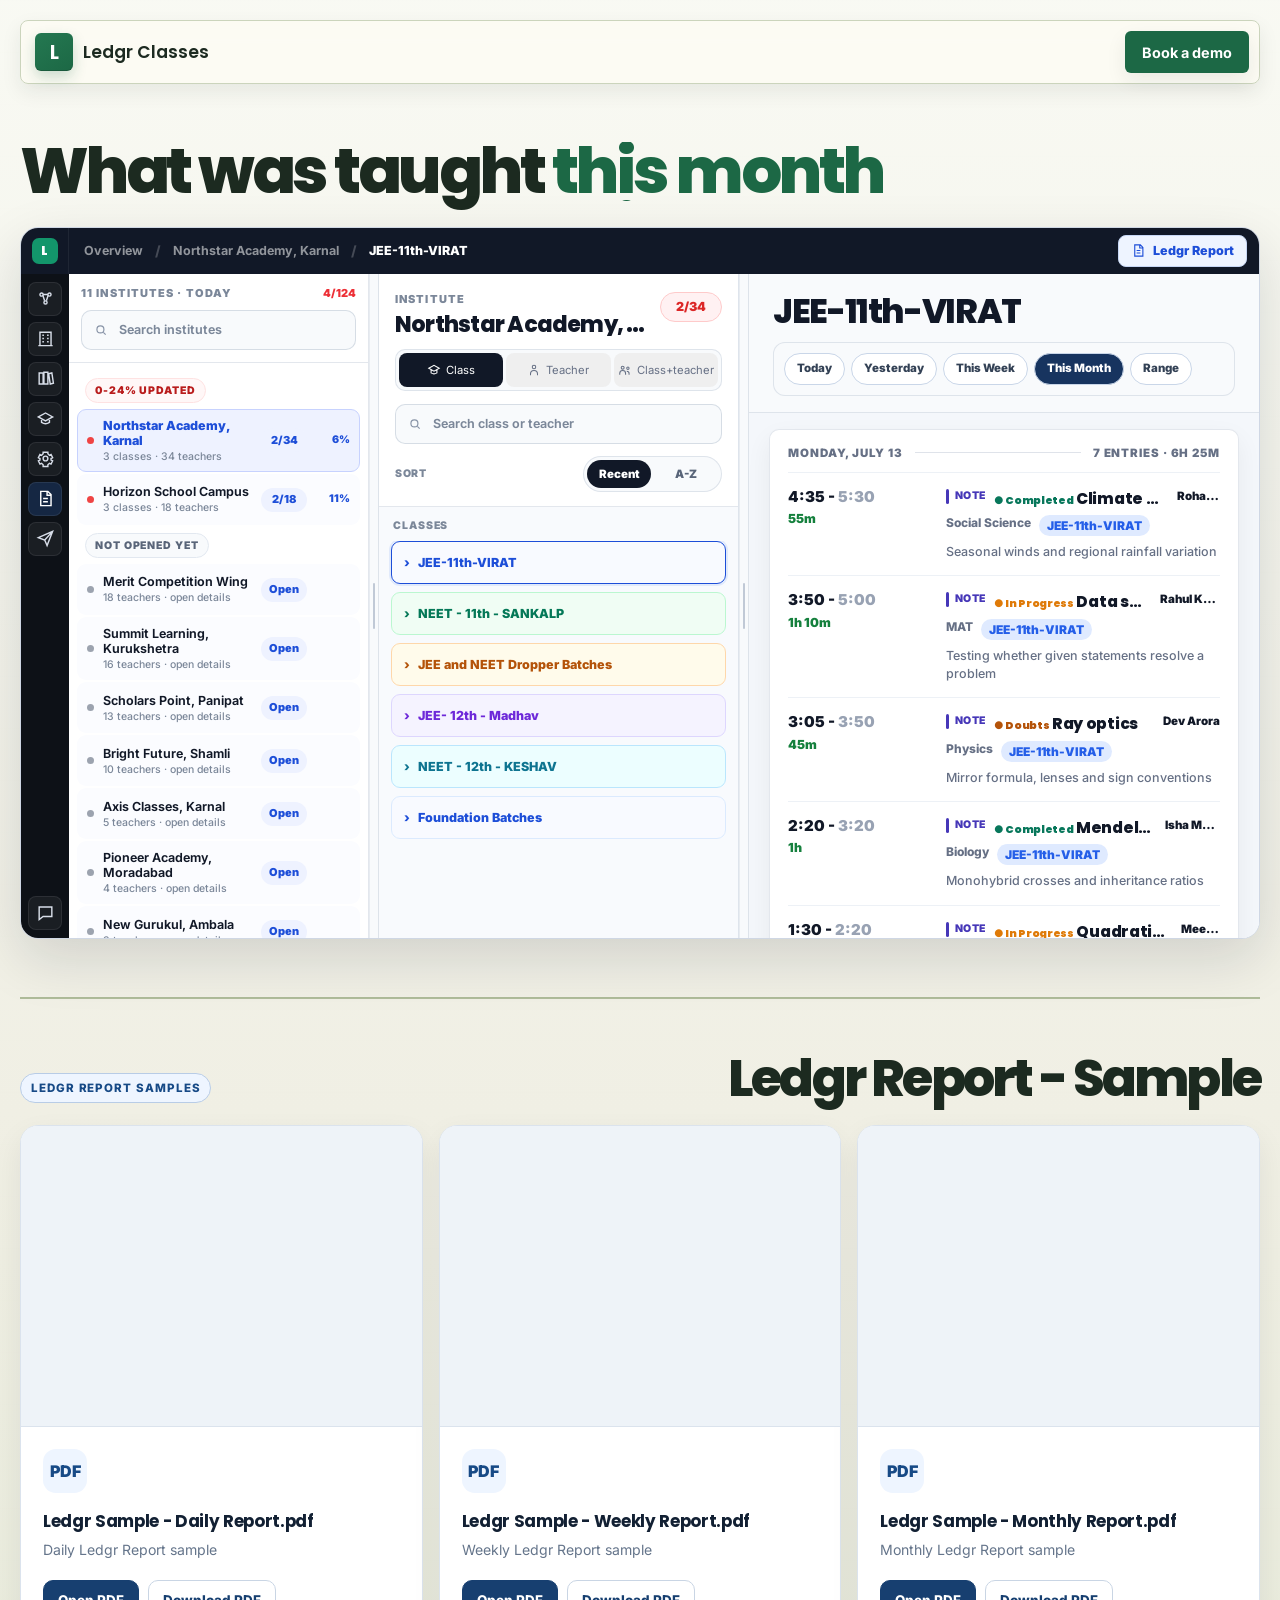
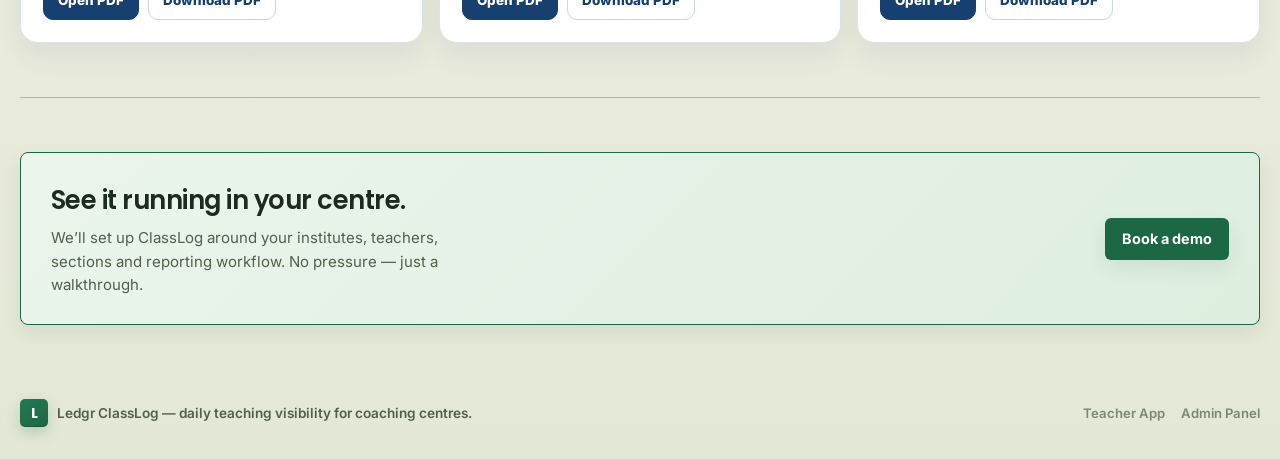
<file: index.html>
<!DOCTYPE html>
<html lang="en">
<head>
  <meta charset="UTF-8" />
  <meta name="viewport" content="width=device-width, initial-scale=1.0" />
  <title>Ledgr Classes — The daily register for coaching centres</title>
  <meta name="description" content="Ledgr ClassLog gives coaching centres daily teaching logs, live admin visibility, syllabus tracking and share-ready institute reports." />
  <link rel="canonical" href="https://ledgrclasses.com/" />
  <link rel="stylesheet" href="/assets/sample-reports.css" />
  <link rel="preconnect" href="https://fonts.googleapis.com" />
  <link rel="preconnect" href="https://fonts.gstatic.com" crossorigin />
  <link href="https://fonts.googleapis.com/css2?family=Inter:wght@400;500;600;700;800&family=Poppins:wght@600;700;800&display=swap" rel="stylesheet" />
  <style>
    *, *::before, *::after { box-sizing: border-box; margin: 0; padding: 0; }

    :root {
      --paper: #F0EFE4;
      --paper-deep: #E3E8D6;
      --surface: #FFFDF5;
      --surface-white: #FFFFFF;
      --ink: #1C2A20;
      --ink-soft: #52604B;
      --ink-faint: #7C8874;
      --rule: #CBD4BC;
      --rule-strong: #AEBB99;
      --stamp: #1C6845;
      --stamp-dark: #163F2B;
      --stamp-soft: #DDEEDF;
      --pen-blue: #244B73;
      --pen-blue-soft: #E1E7EE;
      --pen-red: #B23E31;
      --pen-red-soft: #F3E1DC;
      --shadow-sm: 0 8px 20px rgba(28, 42, 32, 0.08);
      --shadow-md: 0 14px 34px rgba(28, 42, 32, 0.12);
      --shadow-lg: 0 22px 55px rgba(28, 42, 32, 0.16);
      --font-display: "Poppins", "Inter", system-ui, -apple-system, "Segoe UI", sans-serif;
      --font-sans: "Inter", system-ui, -apple-system, "Segoe UI", sans-serif;
      --font-mono: "Inter", system-ui, -apple-system, "Segoe UI", sans-serif;
    }

    html { scroll-behavior: smooth; }

    body {
      min-height: 100vh;
      background-color: var(--paper);
      background-image:
        linear-gradient(180deg, rgba(249, 250, 244, 0.94) 0%, rgba(240, 239, 228, 0.94) 54%, rgba(227, 232, 214, 0.96) 100%),
        repeating-linear-gradient(to bottom, rgba(174, 187, 153, 0.14) 0, rgba(174, 187, 153, 0.14) 1px, transparent 1px, transparent 52px);
      color: var(--ink);
      font-family: var(--font-sans);
      overflow-x: hidden;
    }

    button, input, textarea { font: inherit; }
    a { color: inherit; text-decoration: none; }

    @media (prefers-reduced-motion: reduce) {
      html { scroll-behavior: auto; }
      * { animation-duration: 0.001ms !important; animation-iteration-count: 1 !important; transition-duration: 0.001ms !important; }
    }

    :focus-visible { outline: 2px solid var(--stamp); outline-offset: 2px; }

    @keyframes rise-in {
      from { opacity: 0; transform: translateY(14px); }
      to { opacity: 1; transform: translateY(0); }
    }

    .page { min-height: 100vh; padding: 20px 20px 32px; }
    .shell { width: min(1360px, 100%); margin: 0 auto; }

    /* ---------- Topbar ---------- */
    .topbar {
      min-height: 64px;
      position: sticky;
      top: 14px;
      z-index: 40;
      display: flex;
      align-items: center;
      justify-content: space-between;
      gap: 14px;
      padding: 9px 10px 9px 14px;
      border: 1px solid var(--rule);
      border-radius: 8px;
      background: rgba(252, 251, 244, 0.92);
      box-shadow: var(--shadow-sm);
      backdrop-filter: blur(14px);
      -webkit-backdrop-filter: blur(14px);
      animation: rise-in 0.55s ease both;
    }

    .brand { display: inline-flex; align-items: center; gap: 10px; min-width: 0; }

    .brand-mark {
      width: 38px;
      height: 38px;
      flex: 0 0 auto;
      display: grid;
      place-items: center;
      border-radius: 6px;
      background: linear-gradient(145deg, #247851, var(--stamp));
      color: var(--surface-white);
      font-family: var(--font-display);
      font-size: 1.15rem;
      font-weight: 700;
      box-shadow: inset 0 -1px 0 rgba(0, 0, 0, 0.16), 0 6px 14px rgba(28, 104, 69, 0.22);
    }

    .brand-name {
      font-family: var(--font-display);
      font-size: 1.08rem;
      font-weight: 600;
      white-space: nowrap;
    }

    .nav { display: flex; align-items: center; gap: 6px; }

    .button {
      min-height: 42px;
      display: inline-flex;
      align-items: center;
      justify-content: center;
      gap: 8px;
      border-radius: 6px;
      border: 1.5px solid transparent;
      padding: 0 16px;
      font-size: 0.9rem;
      font-weight: 700;
      cursor: pointer;
      transition: background 0.18s ease, border-color 0.18s ease, color 0.18s ease, box-shadow 0.18s ease, transform 0.18s ease;
    }
    .button:hover { transform: translateY(-1px); }
    .button-primary { background: var(--stamp); color: var(--surface-white); box-shadow: var(--shadow-sm); }
    .button-primary:hover { background: var(--stamp-dark); box-shadow: 0 10px 24px rgba(28, 104, 69, 0.22); }
    .button-outline { background: transparent; color: var(--ink); border-color: var(--rule-strong); }
    .button-outline:hover { border-color: var(--ink-soft); background: var(--surface); box-shadow: var(--shadow-sm); }

    h1, h2, h3 { font-family: var(--font-display); color: var(--ink); letter-spacing: -0.02em; }

    /* ---------- Hero ---------- */
    .hero {
      padding: 58px 0 58px;
      border-bottom: 1px solid var(--rule-strong);
    }

    .hero-intro {
      margin-bottom: 26px;
      animation: rise-in 0.65s 0.08s ease both;
    }

    h1 {
      max-width: 760px;
      font-size: clamp(3rem, 5vw, 5.7rem);
      line-height: 0.92;
      font-weight: 800;
      letter-spacing: -0.055em;
    }

    .hero-static { display: inline; }

    .hero-period-window {
      display: inline-grid;
      vertical-align: baseline;
      width: max-content;
      max-width: 100%;
      height: 0.92em;
      min-width: 5.1em;
      overflow: hidden;
      color: var(--stamp);
      line-height: 0.92;
      outline: none;
    }

    .hero-period-window:focus-visible {
      border-radius: 5px;
      box-shadow: 0 0 0 4px rgba(28, 104, 69, 0.16);
    }

    .hero-period-track {
      display: grid;
      align-content: start;
      animation: hero-period-roll 5s ease-in-out infinite;
    }

    .hero-period-window:hover .hero-period-track,
    .hero-period-window:focus-within .hero-period-track {
      animation-play-state: paused;
    }

    .hero-period-option {
      display: block;
      height: 0.92em;
      line-height: 0.92;
      white-space: nowrap;
    }

    @keyframes hero-period-roll {
      0%, 27% { transform: translateY(0); }
      33%, 60% { transform: translateY(-33.3333%); }
      66%, 93% { transform: translateY(-66.6667%); }
      100% { transform: translateY(0); }
    }

    @media (prefers-reduced-motion: reduce) {
      /* Keep the requested teaching-period message rotating in browsers that
         advertise reduced motion; the static phrase remains completely still. */
      .hero-period-track {
        animation-name: hero-period-roll !important;
        animation-duration: 5s !important;
        animation-timing-function: ease-in-out !important;
        animation-iteration-count: infinite !important;
      }
    }

    @media (min-width: 721px) {
      h1 {
        max-width: none;
        white-space: nowrap;
      }
    }

    .admin-mock {
      width: 100%;
      min-width: 0;
      border: 1px solid #c9d3e1;
      border-radius: 18px;
      background: #ffffff;
      box-shadow: 0 28px 80px rgba(16, 24, 40, 0.16);
      overflow: hidden;
      animation: rise-in 0.72s 0.16s ease both;
      transition: transform 0.2s ease, box-shadow 0.2s ease;
      font-family: "Inter", system-ui, -apple-system, "Segoe UI", sans-serif;
    }

    .admin-mock:hover {
      transform: translateY(-2px);
      box-shadow: 0 34px 90px rgba(16, 24, 40, 0.19);
    }

    .mock-top {
      height: 42px;
      display: flex;
      align-items: center;
      justify-content: space-between;
      gap: 16px;
      background: #111827;
      color: #f8fafc;
      padding: 0 14px;
      font-size: 0.72rem;
      font-weight: 800;
    }

    .crumbs {
      min-width: 0;
      display: flex;
      align-items: center;
      gap: 10px;
      color: #aab2c3;
      white-space: nowrap;
      overflow: hidden;
    }

    .crumbs strong { color: #ffffff; }

    .mock-rail-logo {
      width: 30px;
      height: 30px;
      flex: 0 0 auto;
      display: grid;
      place-items: center;
      border-radius: 8px;
      background: #10a37f;
      color: #ffffff;
      font-weight: 900;
    }

    .report-button {
      border: 0;
      border-radius: 8px;
      background: #eef4ff;
      color: #225ddd;
      padding: 7px 10px;
      white-space: nowrap;
      cursor: pointer;
    }

    .mock-body {
      display: grid;
      grid-template-columns: 44px 258px 302px minmax(0, 1fr);
      min-height: 654px;
      background: #f3f6fa;
    }

    .icon-rail {
      display: grid;
      align-content: start;
      gap: 8px;
      background: #0b1118;
      padding: 10px 7px;
    }

    .rail-icon {
      width: 30px;
      height: 30px;
      display: grid;
      place-items: center;
      border: 1px solid #202a36;
      border-radius: 8px;
      background: #111923;
      color: #d8dee9;
      font-size: 0.74rem;
      font-weight: 900;
      cursor: pointer;
    }

    .rail-icon.active {
      background: #15355d;
      color: #ffffff;
      border-color: #2f5d96;
    }

    .institutes,
    .class-panel,
    .timeline-panel {
      min-width: 0;
      border-right: 1px solid #dbe3ef;
      background: #ffffff;
    }

    .panel-head {
      display: flex;
      align-items: center;
      justify-content: space-between;
      gap: 8px;
      padding: 14px 14px 10px;
      color: #6b7280;
      font-size: 0.7rem;
      font-weight: 900;
      letter-spacing: 0.08em;
      text-transform: uppercase;
    }

    .danger-count { color: #ed3037; letter-spacing: 0; }

    .mock-search {
      margin: 0 14px 12px;
      border: 1px solid #d9e2ef;
      border-radius: 10px;
      background: #f8fafc;
      padding: 10px 12px;
      color: #8a94a6;
      font-size: 0.8rem;
      font-weight: 650;
    }

    input.mock-search { width: calc(100% - 28px); outline: 0; }
    input.mock-search:focus { border-color: #4d7ce7; box-shadow: 0 0 0 3px rgba(47,102,230,.1); }
    button.inst-row, button.class-chip, button.tab, button.range-pill, button.sort-chip { font: inherit; cursor: pointer; }
    button.inst-row { width:100%; border:0; text-align:left; background:transparent; }
    button.inst-row.active { border:1px solid #bed0ff; background:#eef3ff; }
    button.class-chip, button.tab { appearance:none; }
    .demo-empty { margin:18px; padding:24px 14px; border:1px dashed #cbd5e1; border-radius:12px; color:#64748b; text-align:center; font-size:.78rem; font-weight:750; }
    .demo-toast { position:absolute; right:18px; bottom:18px; z-index:5; max-width:300px; padding:11px 14px; border-radius:10px; background:#111827; color:#fff; box-shadow:0 12px 32px rgba(15,23,42,.25); font-size:.76rem; font-weight:800; }
    .admin-mock { position:relative; }
    .demo-report-modal { position:absolute; inset:42px 0 0; z-index:10; display:grid; place-items:center; padding:24px; background:rgba(15,23,42,.48); backdrop-filter:blur(4px); }
    .demo-report-dialog { width:min(520px,100%); border-radius:18px; background:#fff; padding:22px; box-shadow:0 28px 70px rgba(15,23,42,.3); }
    .demo-report-dialog h3 { margin:0; font-size:1.35rem; }
    .demo-report-dialog p { color:#64748b; line-height:1.5; }
    .demo-report-options { display:grid; grid-template-columns:repeat(3,1fr); gap:8px; margin:16px 0; }
    .demo-report-options button { border:1px solid #d7e0ed; border-radius:10px; background:#fff; padding:11px 8px; font-weight:800; cursor:pointer; }
    .demo-report-options button.active { border-color:#2f66e6; background:#eef4ff; color:#225ddd; }
    .demo-dialog-actions { display:flex; justify-content:flex-end; gap:8px; }
    .demo-dialog-actions button { min-height:40px; border:1px solid #d7e0ed; border-radius:10px; background:#fff; padding:0 14px; font-weight:850; cursor:pointer; }
    .demo-dialog-actions .primary { border-color:#17345f; background:#17345f; color:#fff; }

    /* Contained replica of the current ClassLog admin workspace. */
    .admin-mock[data-admin-demo] {
      --demo-institutes-w:300px;
      --demo-classes-w:360px;
      --demo-resizer-w:10px;
      width:100%;
      margin-left:0;
      transform:none;
      animation:none;
      border-radius:18px;
      border-color:#cfd7e4;
      color:#111827;
      font-family:"Inter",system-ui,-apple-system,"Segoe UI",sans-serif;
      box-shadow:0 20px 55px rgba(15,23,42,.14);
    }
    .admin-mock[data-admin-demo]:hover { transform:none; box-shadow:0 20px 55px rgba(15,23,42,.14); }
    .admin-mock[data-admin-demo] .mock-top { height:46px; padding:0 12px 0 0; gap:10px; font-size:12.5px; }
    .demo-top-left { min-width:0; height:46px; display:flex; align-items:center; flex:1; overflow:hidden; }
    .demo-top-logo-cell { width:48px; height:46px; flex:0 0 48px; display:grid; place-items:center; border-right:1px solid rgba(255,255,255,.06); }
    .admin-mock[data-admin-demo] .mock-rail-logo { width:26px; height:26px; border-radius:7px; background:#13966b; font-family:"Poppins","Inter",sans-serif; font-size:12px; }
    .admin-mock[data-admin-demo] .crumbs { height:46px; gap:2px; padding-left:8px; }
    .admin-mock[data-admin-demo] .crumbs .slash { color:rgba(255,255,255,.22); padding:0 3px; font-size:14px; font-weight:800; }
    .admin-mock[data-admin-demo] .crumbs button { min-width:0; height:28px; border:0; border-radius:6px; background:transparent; color:rgba(255,255,255,.54); padding:0 7px; font-size:12.5px; font-weight:700; overflow:hidden; text-overflow:ellipsis; white-space:nowrap; cursor:pointer; }
    .admin-mock[data-admin-demo] .crumbs button.current { color:#fff; font-weight:850; }
    .demo-top-actions { display:flex; align-items:center; gap:8px; flex:0 0 auto; }
    .admin-mock[data-admin-demo] .report-button { height:32px; min-height:32px; display:inline-flex; align-items:center; gap:7px; padding:0 12px; border:1px solid #c7d7f5; border-radius:8px; background:#eef4ff; color:#1d4ed8; font-size:12.5px; font-weight:850; }
    .admin-mock[data-admin-demo] .report-button svg { width:15px; height:15px; }
    .admin-mock[data-admin-demo] .mock-body { grid-template-columns:48px var(--demo-institutes-w) var(--demo-resizer-w) var(--demo-classes-w) var(--demo-resizer-w) minmax(0,1fr); height:664px; min-height:0; background:#f4f7fb; overflow:hidden; transition:grid-template-columns .28s cubic-bezier(.2,.8,.2,1); }
    .admin-mock[data-admin-demo].is-resizing .mock-body { transition:none; }
    .admin-mock[data-admin-demo] .icon-rail { display:flex; flex-direction:column; align-items:center; gap:6px; padding:8px 7px; background:#0d1117; overflow:hidden auto; }
    .admin-mock[data-admin-demo] .rail-icon { width:34px; height:34px; min-height:34px; border-radius:8px; border-color:rgba(255,255,255,.08); background:rgba(255,255,255,.055); font-size:0; flex:0 0 auto; }
    .admin-mock[data-admin-demo] .rail-icon svg { width:19px; height:19px; stroke:currentColor; }
    .admin-mock[data-admin-demo] .rail-icon.active { border-color:rgba(255,255,255,.08); background:rgba(59,130,246,.2); }
    .demo-rail-spacer { flex:1; }
    .admin-mock[data-admin-demo] .institutes,
    .admin-mock[data-admin-demo] .class-panel,
    .admin-mock[data-admin-demo] .timeline-panel { height:100%; min-width:0; display:flex; flex-direction:column; overflow:hidden; border-right:1px solid rgba(148,163,184,.26); }
    .admin-mock[data-admin-demo] .institutes { background:#fff; }
    .demo-institute-head { padding:12px; border-bottom:1px solid rgba(148,163,184,.26); background:#fff; }
    .admin-mock[data-admin-demo] .panel-head { height:auto; padding:0; color:#7b8799; font-size:11px; font-weight:900; letter-spacing:1.1px; }
    .admin-mock[data-admin-demo] .danger-count { color:#ed3037; font-size:11px; letter-spacing:0; }
    .demo-search-wrap { position:relative; margin-top:10px; }
    .demo-search-wrap svg { position:absolute; left:13px; top:13px; width:14px; height:14px; color:#8793a6; z-index:1; }
    .admin-mock[data-admin-demo] .mock-search { width:100%; height:40px; margin:0; padding:0 12px 0 37px; border:1px solid rgba(148,163,184,.34); border-radius:10px; background:#f8fafc; color:#111827; font-size:12.5px; font-weight:650; }
    .admin-mock[data-admin-demo] .mock-search::placeholder { color:#7b8799; opacity:1; }
    .admin-mock[data-admin-demo] .institute-list { flex:1; min-height:0; display:block; padding:7px 8px 14px; overflow-y:auto; overscroll-behavior:contain; scrollbar-width:thin; }
    .admin-mock[data-admin-demo] .update-pill { margin:8px 8px 6px; border:1px solid #e2e8f0; border-radius:999px; background:#f8fafc; color:#596579; padding:5px 9px; font-size:10.5px; font-weight:900; letter-spacing:.9px; text-transform:uppercase; }
    .admin-mock[data-admin-demo] .update-pill.red { border-color:#fee2e2; background:#fff7f7; color:#b91c1c; }
    .admin-mock[data-admin-demo] .inst-row { width:100%; min-height:51px; display:grid; grid-template-columns:7px minmax(0,1fr) auto 34px; gap:9px; align-items:center; margin-bottom:2px; padding:8px 9px; border:1px solid transparent; border-radius:9px; background:#fbfcff; color:#111827; font-family:"Inter",system-ui,sans-serif; font-size:12.5px; font-weight:650; line-height:1.2; }
    .admin-mock[data-admin-demo] .inst-row.active { border:1px solid #c7d2fe; background:#eef2ff; color:#1d4ed8; padding:8px 9px; font-weight:850; }
    .admin-mock[data-admin-demo] .inst-row small { color:#7b8799; font-size:10.5px; font-weight:500; line-height:1.25; }
    .admin-mock[data-admin-demo] .inst-count { min-width:46px; height:24px; display:inline-flex; align-items:center; justify-content:center; padding:0 8px; border-radius:999px; background:#eef2ff; color:#1d4ed8; font-size:11px; font-weight:900; white-space:nowrap; }
    .admin-mock[data-admin-demo] .inst-percent { width:34px; color:#1d4ed8; font-size:10.5px; font-weight:900; text-align:right; white-space:nowrap; }
    .admin-mock[data-admin-demo] .class-panel { background:#f8fafd; }
    .demo-class-head-shell { padding:18px 16px 14px; border-bottom:1px solid rgba(148,163,184,.26); background:#fff; }
    .demo-class-head { display:flex; align-items:flex-start; justify-content:space-between; gap:10px; padding:0; }
    .admin-mock[data-admin-demo] .institute-title { min-width:0; padding:0; }
    .admin-mock[data-admin-demo] .institute-title span { color:#7b8799; font-size:11px; font-weight:900; letter-spacing:1.1px; }
    .admin-mock[data-admin-demo] .institute-title h2 { max-width:none; margin-top:7px; font-size:22px; font-weight:800; letter-spacing:-.035em; }
    .demo-head-count { flex:0 0 auto; min-width:62px; height:30px; display:inline-flex; align-items:center; justify-content:center; border:1px solid #fecaca; border-radius:999px; background:#fff1f2; color:#dc2626; padding:0 12px; font-size:12.5px; font-weight:900; }
    .admin-mock[data-admin-demo] .tabs { min-height:40px; height:auto; margin:13px 0 0; padding:3px; border-color:rgba(148,163,184,.26); border-radius:10px; gap:3px; }
    .admin-mock[data-admin-demo] .tab { min-width:0; min-height:34px; display:flex; align-items:center; justify-content:center; gap:5px; padding:0 6px; border:0; font-size:11.25px; white-space:nowrap; overflow:hidden; }
    .admin-mock[data-admin-demo] .tab svg { width:14px; height:14px; flex:0 0 auto; }
    .admin-mock[data-admin-demo] .class-panel .demo-search-wrap { margin-top:13px; }
    .admin-mock[data-admin-demo] .sort-row { height:auto; margin-top:12px; padding:0; border:0; color:#7b8799; font-size:10.5px; letter-spacing:.7px; }
    .demo-sort-toggle { display:flex; border:1px solid rgba(148,163,184,.26); border-radius:999px; padding:3px; background:#f8fafc; gap:3px; }
    .demo-sort-toggle button { min-width:64px; height:28px; border:0; border-radius:999px; background:transparent; color:#596579; font-size:11.5px; font-weight:900; cursor:pointer; }
    .demo-sort-toggle button.active { background:#111827; color:#fff; }
    .demo-class-label { padding:12px 14px 9px; color:#7b8799; font-size:10.5px; font-weight:900; letter-spacing:.9px; text-transform:uppercase; }
    .demo-class-list { flex:1; min-height:0; display:block; padding:0 12px 14px; overflow-y:auto; overscroll-behavior:contain; scrollbar-width:thin; }
    .demo-class-row { width:100%; min-height:43px; display:flex; align-items:center; gap:8px; margin-bottom:8px; border:1px solid #dbeafe; border-radius:9px; background:#f8faff; color:#1d4ed8; padding:9px 12px; text-align:left; font-family:"Inter",system-ui,sans-serif; font-size:12.5px; font-weight:850; cursor:pointer; }
    .demo-class-row.green { border-color:#bbf7d0; background:#f0fdf4; color:#047857; }
    .demo-class-row.orange { border-color:#fed7aa; background:#fffbeb; color:#b45309; }
    .demo-class-row.purple { border-color:#ddd6fe; background:#f5f3ff; color:#6d28d9; }
    .demo-class-row.cyan { border-color:#bae6fd; background:#ecfeff; color:#0e7490; }
    .demo-class-row.active { border-color:#1d4ed8; box-shadow:0 0 0 2px rgba(37,99,235,.10); }
    .admin-mock[data-admin-demo] .timeline-panel { border-right:0; padding:0; background:#f4f7fb; }
    .admin-mock[data-admin-demo] .timeline-title { display:block; margin:0; padding:20px 24px 16px; border-bottom:1px solid rgba(148,163,184,.26); background:#f8fafc; }
    .admin-mock[data-admin-demo] .timeline-title h2 { font-family:"Poppins","Inter",sans-serif; font-size:34px; line-height:1.02; font-weight:800; letter-spacing:-.04em; }
    .demo-period-control { margin-top:13px; }
    .admin-mock[data-admin-demo] .range-pills { margin-top:13px; padding:10px; border:1px solid rgba(148,163,184,.26); border-radius:12px; background:#f8fafc; }
    .demo-period-control .range-pills { margin-top:0; }
    .admin-mock[data-admin-demo] .range-pills .range-pill { min-height:32px; padding:0 12px; border-color:#c9d6e8; font-size:11.5px; }
    .demo-range-controls { display:flex; flex-wrap:wrap; gap:8px; margin-top:8px; }
    .demo-range-controls label { min-width:0; display:flex; align-items:center; gap:7px; border:1px solid #d7e0ec; border-radius:10px; background:#fff; padding:6px 9px; color:#68758a; font-size:9px; font-weight:900; letter-spacing:.06em; text-transform:uppercase; }
    .demo-range-controls input { min-width:124px; border:0; outline:0; background:transparent; color:#172033; padding:0; font-family:"Inter",system-ui,sans-serif; font-size:11px; font-weight:750; color-scheme:light; }
    .demo-range-controls label:focus-within { border-color:#1d4ed8; box-shadow:0 0 0 3px rgba(37,99,235,.1); }
    .admin-mock[data-admin-demo] .timeline-card { flex:1; min-height:0; margin:0; padding:16px 20px 22px; display:block; overflow-y:auto; overscroll-behavior:contain; scrollbar-width:thin; }
    .admin-mock[data-admin-demo] .day-card { padding:16px 18px; border-radius:10px; border-color:rgba(148,163,184,.26); box-shadow:0 10px 26px rgba(15,23,42,.06); }
    .admin-mock[data-admin-demo] .day-card + .day-card { margin-top:14px; }
    .admin-mock[data-admin-demo] .day-head { height:auto; grid-template-columns:auto 1fr auto; gap:12px; padding:0; margin-bottom:12px; font-size:11.5px; letter-spacing:.9px; }
    .admin-mock[data-admin-demo] .day-head::after { display:none; }
    .admin-mock[data-admin-demo] .day-head .line { height:1px; background:rgba(148,163,184,.3); }
    .admin-mock[data-admin-demo] .entry { grid-template-columns:142px minmax(0,1fr); gap:16px; min-height:0; margin:0; padding:16px 0 14px; align-items:start; }
    .admin-mock[data-admin-demo] .entry:first-of-type { padding:8px 0 14px; }
    .admin-mock[data-admin-demo] .time { font-family:"Inter",system-ui,sans-serif; font-size:15px; line-height:1.1; }
    .admin-mock[data-admin-demo] .duration { margin-top:7px; color:#15803d; font-size:12.5px; }
    .entry-main { min-width:0; }
    .entry-top { display:flex; align-items:flex-start; justify-content:space-between; gap:10px; min-width:0; }
    .entry-copy { min-width:0; display:flex; align-items:center; gap:8px; flex-wrap:wrap; }
    .admin-mock[data-admin-demo] .entry-title { min-width:0; max-width:520px; display:inline; font-family:"Poppins","Inter",sans-serif; font-size:15.5px; font-weight:800; line-height:1.2; white-space:nowrap; overflow:hidden; text-overflow:ellipsis; }
    .admin-mock[data-admin-demo] .entry-title .flag { display:inline-flex; align-items:center; gap:6px; margin-right:8px; border:0; padding:0; color:#4637b8; font-family:"Inter",sans-serif; font-size:10.5px; font-weight:900; letter-spacing:.45px; }
    .admin-mock[data-admin-demo] .entry-title .flag::before { content:""; width:3px; height:15px; border-radius:999px; background:#4637b8; }
    .admin-mock[data-admin-demo] .status { font-size:10.5px; }
    .admin-mock[data-admin-demo] .status.started { color:#2563eb; }
    .admin-mock[data-admin-demo] .status.doubts { color:#b45309; }
    .admin-mock[data-admin-demo] .meta-line { margin-top:7px; font-size:12px; }
    .admin-mock[data-admin-demo] .entry-detail { margin-top:7px; color:#667085; font-size:12.5px; font-weight:500; line-height:1.45; }
    .admin-mock[data-admin-demo] .teacher { max-width:180px; color:#111827; font-size:11.5px; font-weight:900; text-align:right; text-transform:none; overflow:hidden; text-overflow:ellipsis; }
    .timeline-empty { min-height:190px; display:grid; place-content:center; gap:5px; border:1px dashed #cbd5e1; border-radius:12px; background:rgba(255,255,255,.76); color:#64748b; text-align:center; }
    .timeline-empty strong { color:#172033; font-family:"Poppins","Inter",sans-serif; font-size:14px; }
    .timeline-empty span { font-size:11px; }
    .demo-panel-resizer { min-width:var(--demo-resizer-w); width:var(--demo-resizer-w); display:flex; align-items:center; justify-content:center; border-right:1px solid rgba(148,163,184,.26); border-left:1px solid rgba(148,163,184,.16); background:#f8fafc; cursor:col-resize; touch-action:none; z-index:5; }
    .demo-panel-resizer span { width:2px; height:46px; border-radius:999px; background:rgba(148,163,184,.56); }
    .demo-panel-resizer:focus-visible { outline:2px solid #1d4ed8; outline-offset:-2px; }
    .admin-mock[data-admin-demo].is-resizing .demo-panel-resizer { background:#eaf2ff; }
    .admin-mock[data-admin-demo].is-resizing .demo-panel-resizer span { background:#1d4ed8; box-shadow:0 0 0 3px rgba(29,78,216,.1); }
    .demo-panel-layer { width:100%; height:100%; min-width:0; display:flex; flex-direction:column; align-items:center; justify-content:space-between; gap:9px; padding:11px 6px; border:0; border-right:1px solid rgba(148,163,184,.26); background:#fff; color:#111827; cursor:pointer; font-family:"Inter",sans-serif; }
    .demo-panel-layer-icon { width:27px; height:27px; display:grid; place-items:center; border-radius:8px; background:#eef4ff; color:#1d4ed8; flex:0 0 auto; }
    .demo-panel-layer-icon svg { width:15px; height:15px; }
    .demo-panel-layer-label { flex:1; min-height:0; display:flex; align-items:center; writing-mode:vertical-rl; transform:rotate(180deg); white-space:nowrap; overflow:hidden; text-overflow:ellipsis; font-size:12.5px; font-weight:900; line-height:1; }
    .demo-panel-layer-meta { display:flex; flex-direction:column; align-items:center; gap:5px; color:#7b8799; font-size:9.5px; font-weight:900; letter-spacing:.9px; text-transform:uppercase; writing-mode:vertical-rl; transform:rotate(180deg); }

    .update-pill {
      width: fit-content;
      margin: 0 14px 10px;
      border-radius: 999px;
      background: #fff0f1;
      color: #ed3037;
      padding: 7px 10px;
      font-size: 0.72rem;
      font-weight: 900;
      letter-spacing: 0.05em;
    }

    .institute-list {
      display: grid;
      gap: 6px;
      padding: 0 10px 14px;
    }

    .inst-row {
      display: grid;
      grid-template-columns: 8px minmax(0, 1fr) auto auto;
      gap: 8px;
      align-items: center;
      border-radius: 10px;
      padding: 9px 8px;
      color: #111827;
      font-size: 0.78rem;
      font-weight: 850;
    }

    .inst-row.active {
      border: 1px solid #bed0ff;
      background: #eef3ff;
      color: #235ee8;
    }

    .inst-dot {
      width: 7px;
      height: 7px;
      border-radius: 50%;
      background: #f43f46;
    }

    .inst-row small {
      display: block;
      margin-top: 2px;
      color: #8791a2;
      font-size: 0.66rem;
      font-weight: 700;
    }

    .inst-count {
      border-radius: 999px;
      background: #fff1f2;
      color: #ed3037;
      padding: 5px 8px;
      font-weight: 950;
    }

    .inst-percent {
      color: #ed3037;
      font-size: 0.7rem;
      font-weight: 950;
    }

    .class-panel { background: #fbfcfe; }

    .institute-title { padding: 4px 14px 10px; }

    .institute-title span {
      display: block;
      color: #667085;
      font-size: 0.72rem;
      font-weight: 900;
      letter-spacing: 0.08em;
      text-transform: uppercase;
    }

    .institute-title h2 {
      max-width: 210px;
      margin: 8px 0 0;
      color: #111827;
      font-size: 1.38rem;
      line-height: 1.05;
      font-weight: 800;
      letter-spacing: -0.05em;
      white-space: nowrap;
      overflow: hidden;
      text-overflow: ellipsis;
      font-family: "Poppins", "Inter", sans-serif;
    }

    .tabs {
      display: grid;
      grid-template-columns: repeat(3, 1fr);
      gap: 4px;
      margin: 0 14px 12px;
      border: 1px solid #d9e2ef;
      border-radius: 10px;
      background: #f8fafc;
      padding: 4px;
    }

    .tab {
      border-radius: 8px;
      padding: 8px 4px;
      text-align: center;
      color: #667085;
      font-size: 0.74rem;
      font-weight: 900;
    }

    .tab.active {
      background: #111827;
      color: #ffffff;
    }

    .sort-row {
      display: flex;
      align-items: center;
      justify-content: space-between;
      padding: 0 14px 10px;
      color: #6b7280;
      font-size: 0.7rem;
      font-weight: 900;
      letter-spacing: 0.08em;
      text-transform: uppercase;
    }

    .sort-chip {
      border-radius: 999px;
      background: #111827;
      color: #ffffff;
      padding: 7px 12px;
      letter-spacing: 0;
      text-transform: none;
    }

    .batch-card {
      margin: 0 12px;
      border: 1px solid #c9dcff;
      border-radius: 11px;
      background: #f8fbff;
      overflow: hidden;
    }

    .batch-title {
      border-bottom: 1px solid #dce8ff;
      padding: 10px 12px;
      color: #225ee8;
      font-size: 0.78rem;
      font-weight: 950;
    }

    .class-grid {
      display: grid;
      grid-template-columns: repeat(2, minmax(0, 1fr));
      gap: 8px;
      padding: 10px;
    }

    .class-chip {
      display: flex;
      align-items: center;
      justify-content: space-between;
      gap: 6px;
      border: 1px solid #d9e2ef;
      border-radius: 999px;
      background: #ffffff;
      padding: 8px 9px;
      color: #225ee8;
      font-size: 0.78rem;
      font-weight: 950;
    }

    .class-chip.selected {
      border-color: #2f66e6;
      box-shadow: 0 0 0 3px rgba(47, 102, 230, 0.12);
    }

    .class-chip.green { color: #08775b; }

    .class-chip span {
      border-radius: 999px;
      background: #eef2f7;
      color: #475467;
      padding: 3px 6px;
      font-size: 0.68rem;
    }

    .program-row {
      margin: 8px 12px 0;
      border: 1px solid #bbf3c7;
      border-radius: 10px;
      background: #edfff1;
      color: #08775b;
      padding: 11px 13px;
      font-size: 0.78rem;
      font-weight: 950;
    }

    .program-row.orange {
      border-color: #ffd9a6;
      background: #fff7ea;
      color: #b65b06;
    }

    .timeline-panel {
      border-right: 0;
      background: #f4f7fb;
      padding: 18px 18px 20px;
    }

    .timeline-title {
      display: flex;
      align-items: flex-end;
      justify-content: space-between;
      gap: 16px;
      margin-bottom: 14px;
    }

    .timeline-title h2 {
      margin: 0;
      color: #111827;
      font-size: clamp(1.9rem, 3vw, 3rem);
      line-height: 0.95;
      font-weight: 800;
      letter-spacing: -0.06em;
      font-family: "Poppins", "Inter", sans-serif;
    }

    .range-pills {
      display: flex;
      flex-wrap: wrap;
      gap: 6px;
      border: 1px solid #dde5f0;
      border-radius: 12px;
      background: #ffffff;
      padding: 8px;
    }

    .range-pills .range-pill {
      border: 1px solid #c9d6e8;
      border-radius: 999px;
      background: #ffffff;
      padding: 7px 10px;
      color: #334155;
      font-size: 0.76rem;
      font-weight: 850;
      line-height: 1.1;
      appearance: none;
    }

    .range-pills .active {
      border-color: #17345f;
      background: #17345f;
      color: #ffffff;
    }

    .timeline-card {
      display: grid;
      gap: 14px;
    }

    .day-card {
      border: 1px solid #dce4ef;
      border-radius: 12px;
      background: #ffffff;
      padding: 13px 14px;
      box-shadow: 0 8px 20px rgba(16, 24, 40, 0.04);
    }

    .day-head {
      display: grid;
      grid-template-columns: auto 1fr auto;
      gap: 14px;
      align-items: center;
      color: #667085;
      font-size: 0.72rem;
      font-weight: 950;
      letter-spacing: 0.08em;
      text-transform: uppercase;
    }

    .day-head::after {
      content: "";
      height: 1px;
      background: #e5eaf2;
    }

    .entry {
      display: grid;
      grid-template-columns: 132px minmax(0, 1fr) 118px;
      gap: 16px;
      align-items: start;
      border-top: 1px solid #edf1f6;
      padding-top: 14px;
      margin-top: 14px;
    }

    .entry:first-of-type {
      border-top: 0;
      padding-top: 10px;
      margin-top: 0;
    }

    .time {
      color: #111827;
      font-size: 0.98rem;
      font-weight: 950;
    }

    .time span { color: #98a2b3; }

    .duration {
      display: block;
      margin-top: 8px;
      color: #008a43;
      font-size: 0.78rem;
      font-weight: 950;
    }

    .entry-title {
      color: #111827;
      font-size: 1rem;
      font-weight: 950;
      letter-spacing: -0.02em;
    }

    .entry-title .flag {
      margin-right: 8px;
      color: #4637b8;
      font-size: 0.72rem;
      letter-spacing: 0;
      text-transform: uppercase;
    }

    .status {
      color: #df7a08;
      font-size: 0.72rem;
      font-weight: 900;
    }

    .status.done { color: #08775b; }

    .meta-line {
      display: flex;
      flex-wrap: wrap;
      gap: 8px;
      margin-top: 8px;
      color: #667085;
      font-size: 0.76rem;
      font-weight: 800;
    }

    .class-badge {
      border-radius: 999px;
      background: #dfeaff;
      color: #245ee8;
      padding: 3px 8px;
      font-weight: 950;
    }

    .teacher {
      color: #111827;
      font-size: 0.78rem;
      font-weight: 950;
      white-space: nowrap;
    }

    /* ---------- Sections ---------- */
    .section { padding: 54px 0; border-top: 1px solid var(--rule-strong); }

    .section-head {
      display: flex;
      align-items: end;
      justify-content: space-between;
      gap: 24px;
      margin-bottom: 22px;
    }

    .section-head h2 {
      max-width: 660px;
      font-size: clamp(2.1rem, 4vw, 4rem);
      line-height: 0.98;
      font-weight: 800;
      letter-spacing: -0.055em;
    }

    .section-head p {
      max-width: 380px;
      color: var(--ink-soft);
      font-size: 0.98rem;
      line-height: 1.55;
      font-weight: 650;
    }

    /* ---------- Products ---------- */
    .product-grid {
      display: grid;
      grid-template-columns: repeat(2, minmax(0, 1fr));
      gap: 16px;
    }

    .product-grid.classlog-only-grid { grid-template-columns: 1fr; }

    .product-card {
      min-width: 0;
      min-height: 240px;
      display: grid;
      align-content: space-between;
      border: 1px solid var(--rule-strong);
      border-radius: 8px;
      background: linear-gradient(180deg, rgba(255, 255, 255, 0.62), rgba(255, 253, 245, 0.98));
      box-shadow: var(--shadow-sm);
      padding: 28px;
      position: relative;
      overflow: hidden;
      animation: rise-in 0.58s 0.28s ease both;
      transition: border-color 0.18s ease, background 0.18s ease, box-shadow 0.18s ease, transform 0.18s ease;
    }

    .product-card::before {
      content: "";
      position: absolute;
      top: 0;
      left: 0;
      right: 0;
      height: 3px;
      background: var(--pen-blue);
    }

    .product-card:hover {
      border-color: var(--stamp);
      box-shadow: var(--shadow-md);
      transform: translateY(-3px);
    }

    .product-card h3 {
      font-size: 2rem;
      font-weight: 800;
      letter-spacing: -0.04em;
    }

    .product-card p {
      margin-top: 12px;
      color: var(--ink-soft);
      font-size: 0.94rem;
      line-height: 1.6;
      max-width: 450px;
    }

    .tag-list {
      display: flex;
      flex-wrap: wrap;
      gap: 8px;
      margin-top: 24px;
    }

    .tag-list span {
      border-radius: 999px;
      background: #edf2e8;
      padding: 7px 10px;
      color: var(--stamp-dark);
      font-size: 0.78rem;
      font-weight: 900;
    }

    /* ---------- CTA band ---------- */
    .cta-band {
      display: flex;
      align-items: center;
      justify-content: space-between;
      flex-wrap: wrap;
      gap: 20px;
      border: 1px solid var(--stamp);
      border-radius: 8px;
      background:
        linear-gradient(135deg, rgba(255, 255, 255, 0.42), rgba(221, 238, 223, 0.82)),
        var(--stamp-soft);
      box-shadow: var(--shadow-sm);
      padding: 28px 30px;
      animation: rise-in 0.58s 0.9s ease both;
    }
    .cta-band h2 { font-size: clamp(1.3rem, 2vw, 1.7rem); font-weight: 600; }
    .cta-band p { margin-top: 6px; color: var(--ink-soft); font-size: 0.94rem; max-width: 440px; line-height: 1.55; }

    /* ---------- Footer ---------- */
    .footer {
      padding-top: 20px;
      display: flex;
      align-items: center;
      justify-content: space-between;
      flex-wrap: wrap;
      gap: 10px;
    }
    .footer-brand { display: flex; align-items: center; gap: 9px; color: var(--ink-soft); font-size: 0.85rem; font-weight: 600; }
    .footer-links { display: flex; gap: 16px; }
    .footer-links a { color: var(--ink-faint); font-size: 0.82rem; font-weight: 600; }
    .footer-links a:hover { color: var(--ink); }

    /* ---------- Modal ---------- */
    .modal {
      position: fixed;
      inset: 0;
      z-index: 100;
      display: none;
      align-items: center;
      justify-content: center;
      padding: 20px;
      background: rgba(28, 42, 32, 0.4);
      backdrop-filter: blur(6px);
      -webkit-backdrop-filter: blur(6px);
    }
    .modal.open { display: flex; }

    .modal-panel {
      width: min(440px, 100%);
      max-height: calc(100vh - 40px);
      border: 1px solid var(--rule-strong);
      border-radius: 10px;
      background: var(--surface-white);
      box-shadow: var(--shadow-lg);
      overflow: auto;
    }

    .modal-head {
      display: flex;
      align-items: flex-start;
      justify-content: space-between;
      gap: 16px;
      padding: 22px 22px 14px;
      border-bottom: 1px solid var(--rule-strong);
    }
    .modal-head h2 { font-size: 1.3rem; font-weight: 600; }
    .modal-head p { margin-top: 6px; color: var(--ink-soft); font-size: 0.88rem; line-height: 1.5; }

    .close-button {
      width: 34px;
      height: 34px;
      flex: 0 0 auto;
      border: 1px solid var(--rule-strong);
      border-radius: 6px;
      background: var(--surface);
      color: var(--ink-soft);
      font-size: 1.3rem;
      line-height: 1;
      cursor: pointer;
    }

    .lead-form { display: grid; gap: 14px; padding: 20px 22px 22px; }
    .field { display: grid; gap: 6px; }
    .field label {
      color: var(--ink-soft);
      font-family: var(--font-mono);
      font-size: 0.7rem;
      font-weight: 600;
      letter-spacing: 0.05em;
      text-transform: uppercase;
    }
    .field input, .field textarea {
      width: 100%;
      min-height: 44px;
      border: 1.5px solid var(--rule-strong);
      border-radius: 6px;
      background: var(--surface-white);
      color: var(--ink);
      padding: 0 12px;
      outline: none;
      transition: border-color 0.15s ease, box-shadow 0.15s ease;
    }
    .field textarea { min-height: 90px; padding-top: 10px; line-height: 1.5; resize: vertical; }
    .field input:focus, .field textarea:focus {
      border-color: var(--stamp);
      box-shadow: 0 0 0 3px rgba(31, 92, 63, 0.14);
    }

    .hidden-field {
      position: absolute; width: 1px; height: 1px; margin: -1px; padding: 0; border: 0;
      clip: rect(0 0 0 0); clip-path: inset(50%); overflow: hidden; white-space: nowrap;
    }

    .form-actions { display: grid; gap: 10px; margin-top: 2px; }
    .form-status { min-height: 18px; color: var(--ink-faint); font-size: 0.82rem; font-weight: 600; }
    .form-status.success { color: var(--stamp); }
    .form-status.error { color: var(--pen-red); }
    body.modal-open { overflow: hidden; }

    /* ---------- Responsive ---------- */
    @media (max-width: 1000px) {
      .product-grid { grid-template-columns: 1fr; }
      .admin-mock { overflow: hidden; }
      .mock-body { min-width: 0; }
    }

    /* Desktop and tablet retain the real admin's simultaneous resizable panels. */
    @media (min-width: 600px) and (max-width: 1420px) {
      .admin-mock[data-admin-demo] { overflow-x: hidden; overflow-y: hidden; }
      .admin-mock[data-admin-demo] .mock-body { min-width:0; }
      .admin-mock[data-admin-demo] .teacher { min-width:0; }
    }

    /* Compact the real timeline without changing its hierarchy at tablet widths. */
    @media (min-width: 600px) and (max-width: 1100px) {
      h1 { font-size: clamp(2.35rem, 6vw, 3rem); max-width: none; white-space: nowrap; }
      .admin-mock[data-admin-demo] .timeline-title { padding:16px 18px 13px; }
      .admin-mock[data-admin-demo] .timeline-title h2 { min-width:0; font-size:28px; overflow:hidden; text-overflow:ellipsis; white-space:nowrap; }
      .admin-mock[data-admin-demo] .timeline-card { padding:12px 14px 22px; }
      .admin-mock[data-admin-demo] .day-card { padding:14px; }
      .admin-mock[data-admin-demo] .entry { grid-template-columns:118px minmax(0,1fr); gap:12px; }
    }

    @media (max-width: 720px) {
      .page { padding: 14px 14px 26px; }
      .topbar { top: 8px; padding: 8px; border-radius: 8px; }
      .brand-name { font-size: 0.98rem; }
      .topbar .button-primary { min-height: 38px; padding: 0 12px; }
      .hero { gap: 24px; padding: 34px 0 26px; }
      h1 { font-size: clamp(3rem, 16vw, 4.4rem); }
      .admin-mock { border-radius: 14px; }
      .section { padding: 34px 0; }
      .cta-band { flex-direction: column; align-items: flex-start; }
      .cta-band .button { width: 100%; }
      .footer { flex-direction: column; align-items: flex-start; }
    }

    @media (min-width: 600px) and (max-width: 720px) {
      h1 { font-size: clamp(2.15rem, 6vw, 2.7rem); max-width: none; white-space: nowrap; }
    }

    @keyframes mobile-panel-forward {
      from { opacity:.35; transform:translateX(28px); }
      to { opacity:1; transform:translateX(0); }
    }
    @keyframes mobile-panel-back {
      from { opacity:.35; transform:translateX(-28px); }
      to { opacity:1; transform:translateX(0); }
    }

    /* The public preview follows the real admin app's phone drill-down pattern. */
    @media (max-width: 599.98px) {
      .admin-mock[data-admin-demo] {
        height: clamp(560px, calc(100svh - 28px), 720px);
        min-height: 0;
        overflow: hidden;
        border-radius: 18px;
        background: #f4f7fb;
      }

      .mobile-admin-demo {
        position: relative;
        height: 100%;
        overflow: hidden;
        background: #f4f7fb;
        color: #101827;
        font-family: "Inter", system-ui, -apple-system, "Segoe UI", sans-serif;
      }
      .mobile-admin-demo.mobile-slide-forward { animation:mobile-panel-forward .28s cubic-bezier(.22,1,.36,1); }
      .mobile-admin-demo.mobile-slide-back { animation:mobile-panel-back .28s cubic-bezier(.22,1,.36,1); }

      .mobile-admin-demo button,
      .mobile-admin-demo input { font: inherit; }

      .mobile-admin-top {
        position: relative;
        z-index: 3;
        height: 62px;
        display: flex;
        align-items: center;
        gap: 10px;
        border-bottom: 1px solid #dce3ed;
        background: rgba(244, 247, 251, .96);
        padding: 9px 11px;
        backdrop-filter: blur(12px);
        -webkit-backdrop-filter: blur(12px);
      }

      .mobile-admin-logo,
      .mobile-icon-button {
        width: 40px;
        height: 40px;
        flex: 0 0 40px;
        display: grid;
        place-items: center;
        border: 0;
        border-radius: 11px;
        background: #225fdb;
        color: #fff;
        font-weight: 900;
      }

      .mobile-icon-button {
        border: 1px solid #d3dce9;
        background: #fff;
        color: #142035;
        cursor: pointer;
      }

      .mobile-icon-button.report { margin-left: auto; color: #245ed2; }
      .mobile-icon-button svg { width: 19px; height: 19px; }
      .mobile-admin-actions { margin-left: auto; display: flex; align-items: center; gap: 7px; flex: 0 0 auto; }
      .mobile-admin-actions .mobile-icon-button.report { margin-left: 0; }
      .mobile-admin-heading { min-width: 0; display: grid; gap: 1px; }
      .mobile-admin-heading span {
        color: #6b7689;
        font-size: 9px;
        font-weight: 900;
        letter-spacing: .09em;
        line-height: 1;
        text-transform: uppercase;
      }
      .mobile-admin-heading strong {
        overflow: hidden;
        color: #101827;
        font-family: "Poppins", "Inter", sans-serif;
        font-size: 17px;
        font-weight: 800;
        letter-spacing: -.025em;
        line-height: 1.25;
        text-overflow: ellipsis;
        white-space: nowrap;
      }
      .mobile-admin-heading small {
        overflow: hidden;
        color: #68758a;
        font-size: 9.5px;
        font-weight: 650;
        line-height: 1.15;
        text-overflow: ellipsis;
        white-space: nowrap;
      }

      .mobile-admin-content {
        height: calc(100% - 62px);
        overflow-x: hidden;
        overflow-y: auto;
        padding: 13px 11px calc(94px + env(safe-area-inset-bottom, 0px));
        scrollbar-width: thin;
      }

      .mobile-admin-demo button {
        -webkit-tap-highlight-color: transparent;
        transition: transform 120ms cubic-bezier(.22,.8,.24,1), background-color 140ms ease, border-color 140ms ease, color 140ms ease;
      }
      .mobile-admin-demo button:active { transform: translateY(1px) scale(.989); }

      .mobile-summary-card,
      .mobile-institute-card {
        display: flex;
        align-items: center;
        justify-content: space-between;
        gap: 12px;
        border: 1px solid #d7e0eb;
        border-radius: 16px;
        background: #fff;
        padding: 14px;
        box-shadow: 0 5px 18px rgba(15, 23, 42, .045);
      }

      .mobile-summary-card > div:first-child,
      .mobile-institute-card > div { min-width: 0; display: grid; gap: 4px; }
      .mobile-summary-card span,
      .mobile-institute-card div span {
        color: #707b8d;
        font-size: 9.5px;
        font-weight: 900;
        letter-spacing: .08em;
        text-transform: uppercase;
      }
      .mobile-summary-card strong,
      .mobile-institute-card div strong {
        overflow: hidden;
        font-family: "Poppins", "Inter", sans-serif;
        font-size: 17px;
        font-weight: 800;
        letter-spacing: -.025em;
        text-overflow: ellipsis;
        white-space: nowrap;
      }
      .mobile-summary-count {
        color: #d62f38;
        font-family: "Poppins", "Inter", sans-serif;
        font-size: 22px;
        font-weight: 850;
      }
      .mobile-summary-count small { color: #8f98a8; font-size: 13px; }

      .mobile-metric-grid { display: grid; grid-template-columns: repeat(2, minmax(0,1fr)); gap: 8px; margin-top: 10px; }
      .mobile-metric-card { min-width: 0; border: 1px solid #d9e1ec; border-radius: 14px; background: #fff; padding: 11px; box-shadow: 0 6px 16px rgba(15,23,42,.035); }
      .mobile-metric-card > span { display: block; overflow: hidden; color: #697589; font-size: 9px; font-weight: 900; letter-spacing: .075em; text-overflow: ellipsis; text-transform: uppercase; white-space: nowrap; }
      .mobile-metric-card > strong { display: block; margin-top: 7px; color: #101827; font-family: "Poppins", "Inter", sans-serif; font-size: 21px; font-weight: 850; letter-spacing: -.03em; line-height: 1; }
      .mobile-metric-card > small { display: block; overflow: hidden; margin-top: 6px; color: #748095; font-size: 10px; font-weight: 600; text-overflow: ellipsis; white-space: nowrap; }

      .mobile-search {
        height: 48px;
        display: flex;
        align-items: center;
        gap: 10px;
        margin-top: 11px;
        border: 1px solid #d4deeb;
        border-radius: 14px;
        background: #f8fafc;
        padding: 0 14px;
        color: #738095;
      }
      .mobile-search svg { width: 17px; height: 17px; flex: 0 0 17px; }
      .mobile-search input {
        width: 100%;
        min-width: 0;
        border: 0;
        outline: 0;
        background: transparent;
        color: #101827;
        font-size: 14px;
        font-weight: 600;
      }
      .mobile-search input::placeholder { color: #8893a4; }

      .mobile-status-chip {
        width: fit-content;
        margin: 14px 4px 8px;
        border: 1px solid #dbe3ed;
        border-radius: 999px;
        background: #fff;
        color: #515b6c;
        padding: 7px 11px;
        font-size: 10px;
        font-weight: 900;
        letter-spacing: .07em;
        text-transform: uppercase;
      }

      .mobile-institute-list { display: grid; gap: 5px; }
      .mobile-list-group { display: grid; gap: 5px; }
      .mobile-list-group + .mobile-list-group { margin-top: 13px; }
      .mobile-list-group > h3 { margin: 0 4px 3px; color: #515d70; font-size: 9.5px; font-weight: 900; letter-spacing: .075em; text-transform: uppercase; }
      .mobile-inst-card {
        width: 100%;
        min-height: 65px;
        display: grid;
        grid-template-columns: 8px minmax(0, 1fr) auto;
        align-items: center;
        gap: 10px;
        border: 0;
        border-radius: 13px;
        background: rgba(255, 255, 255, .72);
        padding: 9px 11px;
        color: #101827;
        text-align: left;
        cursor: pointer;
      }
      .mobile-inst-card:active { transform: scale(.99); background: #eef4ff; }
      .mobile-inst-dot { width: 7px; height: 7px; border-radius: 50%; background: #a2adbd; }
      .mobile-inst-dot.started { background: #12a47f; }
      .mobile-inst-copy { min-width: 0; display: grid; gap: 3px; }
      .mobile-inst-copy strong {
        overflow: hidden;
        font-family: "Poppins", "Inter", sans-serif;
        font-size: 13px;
        font-weight: 750;
        letter-spacing: -.01em;
        text-overflow: ellipsis;
        white-space: nowrap;
      }
      .mobile-inst-copy small { overflow: hidden; color: #758094; font-size: 11px; font-weight: 600; text-overflow: ellipsis; white-space: nowrap; }
      .mobile-inst-count {
        min-width: 54px;
        border-radius: 999px;
        background: #edf2ff;
        color: #225bd3;
        padding: 8px 9px;
        text-align: center;
        font-size: 12px;
        font-weight: 900;
      }

      .mobile-institute-card > span {
        flex: 0 0 auto;
        border: 1px solid #ffc2c5;
        border-radius: 999px;
        background: #fff1f2;
        color: #d62f38;
        padding: 8px 12px;
        font-size: 13px;
        font-weight: 900;
      }

      .mobile-workspace-tabs {
        position: sticky;
        top: -13px;
        z-index: 3;
        height: 54px;
        display: grid;
        grid-template-columns: repeat(3, minmax(0,1fr));
        gap: 4px;
        margin: -3px 0 11px;
        border: 1px solid #d7e0eb;
        border-radius: 16px;
        background: rgba(255,255,255,.96);
        padding: 6px;
        box-shadow: 0 8px 22px rgba(15,23,42,.065);
        backdrop-filter: blur(10px);
        -webkit-backdrop-filter: blur(10px);
      }
      .mobile-workspace-tabs button { min-width: 0; display: flex; align-items: center; justify-content: center; gap: 5px; border: 0; border-radius: 11px; background: #f8fafc; color: #5c687b; font-size: 10.5px; font-weight: 850; cursor: pointer; }
      .mobile-workspace-tabs button.active { background: #101827; color: #fff; }
      .mobile-workspace-tabs svg { width: 15px; height: 15px; flex: 0 0 15px; }

      .mobile-browse-toggle { display: grid; grid-template-columns: repeat(2,minmax(0,1fr)); gap: 4px; margin-top: 10px; border: 1px solid #d4deea; border-radius: 14px; background: #f8fafc; padding: 4px; }
      .mobile-browse-toggle button { min-height: 38px; border: 0; border-radius: 10px; background: transparent; color: #5d687a; font-size: 11px; font-weight: 850; }
      .mobile-browse-toggle button.active { background: #101827; color: #fff; box-shadow: 0 3px 8px rgba(15,23,42,.15); }
      .mobile-tabs {
        height: 54px;
        display: grid;
        grid-template-columns: .9fr .9fr 1.35fr;
        gap: 3px;
        margin-top: 11px;
        border: 1px solid #d4deea;
        border-radius: 15px;
        background: #f8fafc;
        padding: 4px;
      }
      .mobile-tabs button {
        min-width: 0;
        display: flex;
        align-items: center;
        justify-content: center;
        gap: 5px;
        border: 0;
        border-radius: 11px;
        background: transparent;
        color: #5b6678;
        font-size: 11px;
        font-weight: 850;
        cursor: pointer;
      }
      .mobile-tabs button.active { background: #101827; color: #fff; box-shadow: 0 3px 8px rgba(15, 23, 42, .18); }
      .mobile-tabs svg { width: 15px; height: 15px; flex: 0 0 15px; }
      .mobile-sort { height: 58px; display: flex; align-items: center; justify-content: space-between; gap: 12px; }
      .mobile-sort > span,
      .mobile-class-section h3 {
        color: #6b7689;
        font-size: 10px;
        font-weight: 900;
        letter-spacing: .08em;
        text-transform: uppercase;
      }
      .mobile-sort > div { display: flex; border: 1px solid #d4deea; border-radius: 999px; background: #f8fafc; padding: 3px; }
      .mobile-sort button { min-width: 68px; height: 33px; border: 0; border-radius: 999px; background: transparent; color: #5b6678; font-size: 12px; font-weight: 850; }
      .mobile-sort button.active { background: #101827; color: #fff; }
      .mobile-class-section { margin: 0 -11px; border-top: 1px solid #dbe3ed; background: #f6f8fc; padding: 15px 11px 24px; }
      .mobile-class-section h3 { margin: 0 3px 10px; }
      .mobile-class-list { display: grid; gap: 8px; }
      .mobile-class-card {
        width: 100%;
        min-height: 54px;
        display: grid;
        grid-template-columns: 12px minmax(0,1fr) 18px;
        align-items: center;
        gap: 8px;
        border: 1px solid #cfe0ff;
        border-radius: 13px;
        background: #f4f8ff;
        color: #235bd3;
        padding: 0 14px;
        text-align: left;
        cursor: pointer;
      }
      .mobile-class-card strong { overflow: hidden; font-size: 13px; font-weight: 850; text-overflow: ellipsis; white-space: nowrap; }
      .mobile-class-card.green { border-color: #a8ebbf; background: #effdf3; color: #087b58; }
      .mobile-class-card.orange { border-color: #ffd096; background: #fff8ea; color: #ad5905; }
      .mobile-class-card.purple { border-color: #d7c9ff; background: #f5f1ff; color: #6e45dc; }
      .mobile-class-card.cyan { border-color: #a9e7ef; background: #ecfbfe; color: #05758b; }
      .mobile-row-arrow { display: grid; transform: rotate(180deg); }
      .mobile-row-arrow svg { width: 17px; height: 17px; }

      .mobile-person-row,
      .mobile-pair-row,
      .mobile-teacher-card {
        width: 100%;
        min-height: 62px;
        display: grid;
        grid-template-columns: auto minmax(0,1fr) auto;
        align-items: center;
        gap: 10px;
        border: 1px solid #d9e2ed;
        border-radius: 14px;
        background: #fff;
        color: #101827;
        padding: 10px 12px;
        text-align: left;
        cursor: pointer;
      }
      .mobile-person-avatar { width: 38px; height: 38px; display: grid; place-items: center; border-radius: 12px; background: #eaf1ff; color: #245ed2; font-size: 11px; font-weight: 900; }
      .mobile-person-row > span:nth-child(2),
      .mobile-pair-row > span:first-child { min-width: 0; display: grid; gap: 4px; }
      .mobile-person-row strong,
      .mobile-pair-row strong,
      .mobile-teacher-card strong { overflow: hidden; font-family: "Poppins", "Inter", sans-serif; font-size: 12.5px; font-weight: 800; text-overflow: ellipsis; white-space: nowrap; }
      .mobile-person-row small,
      .mobile-pair-row small,
      .mobile-teacher-card small { overflow: hidden; color: #707c8f; font-size: 10.5px; font-weight: 600; text-overflow: ellipsis; white-space: nowrap; }
      .mobile-pair-row { grid-template-columns: minmax(0,1fr) auto; border-color: #cfe0ff; background: #f7faff; }
      .mobile-pair-row.green { border-color: #afecc2; background: #f1fcf4; }
      .mobile-pair-row.orange { border-color: #ffd39b; background: #fff9ee; }
      .mobile-pair-row.purple { border-color: #d8caff; background: #f7f4ff; }
      .mobile-pair-row.cyan { border-color: #afe8ef; background: #f0fbfd; }
      .mobile-chevron { color: #7f8ba0; font-size: 19px; font-weight: 750; }

      .mobile-teacher-list { display: grid; gap: 7px; margin-top: 12px; }
      .mobile-teacher-card { min-height: 78px; }
      .mobile-teacher-copy { min-width: 0; display: grid; gap: 3px; }
      .mobile-teacher-copy em { color: #245ed2; font-size: 9.5px; font-style: normal; font-weight: 800; }
      .mobile-profile-card { display: flex; align-items: center; gap: 12px; border: 1px solid #d7e0eb; border-radius: 16px; background: #fff; padding: 14px; box-shadow: 0 8px 22px rgba(15,23,42,.05); }
      .mobile-profile-avatar { width: 54px; height: 54px; flex: 0 0 54px; display: grid; place-items: center; border-radius: 17px; background: #17345f; color: #fff; font-family: "Poppins", "Inter", sans-serif; font-size: 16px; font-weight: 850; }
      .mobile-profile-card > div:last-child { min-width: 0; }
      .mobile-profile-card span { color: #68758a; font-size: 9px; font-weight: 900; letter-spacing: .075em; text-transform: uppercase; }
      .mobile-profile-card h2 { overflow: hidden; margin: 4px 0 1px; font-family: "Poppins", "Inter", sans-serif; font-size: 19px; font-weight: 850; letter-spacing: -.03em; text-overflow: ellipsis; white-space: nowrap; }
      .mobile-profile-card p { margin: 0; color: #68758a; font-size: 10.5px; font-weight: 650; }

      .mobile-detail-section { margin-top: 11px; border: 1px solid #d8e1ec; border-radius: 16px; background: #fff; padding: 12px; box-shadow: 0 6px 18px rgba(15,23,42,.04); }
      .mobile-detail-section > h3 { margin: 0 2px 9px; color: #647085; font-size: 9.5px; font-weight: 900; letter-spacing: .075em; text-transform: uppercase; }
      .mobile-detail-row { width: 100%; min-height: 53px; display: flex; align-items: center; justify-content: space-between; gap: 10px; border: 0; border-top: 1px solid #e7ebf1; background: transparent; color: #101827; padding: 9px 3px; text-align: left; cursor: pointer; }
      .mobile-detail-row:first-of-type { border-top: 0; }
      .mobile-detail-row > span:first-child { min-width: 0; display: grid; gap: 3px; }
      .mobile-detail-row strong { overflow: hidden; font-size: 12px; font-weight: 850; text-overflow: ellipsis; white-space: nowrap; }
      .mobile-detail-row small { overflow: hidden; color: #748095; font-size: 10px; font-weight: 600; text-overflow: ellipsis; white-space: nowrap; }
      .mobile-detail-row > span:last-child { flex: 0 0 auto; color: #245ed2; font-size: 10px; font-weight: 850; }
      .mobile-primary-action { width: 100%; min-height: 46px; display: flex; align-items: center; justify-content: center; gap: 8px; margin-top: 11px; border: 0; border-radius: 14px; background: #17345f; color: #fff; padding: 0 14px; font-size: 12px; font-weight: 900; cursor: pointer; }
      .mobile-primary-action svg { width: 17px; height: 17px; }

      .mobile-timeline-content { padding-left: 10px; padding-right: 10px; }
      .mobile-timeline-title { padding: 3px 2px 11px; }
      .mobile-timeline-title > span { color: #667287; font-size: 9px; font-weight: 900; letter-spacing: .08em; text-transform: uppercase; }
      .mobile-timeline-title h2 {
        overflow: hidden;
        margin: 3px 0 1px;
        font-family: "Poppins", "Inter", sans-serif;
        font-size: 24px;
        font-weight: 800;
        letter-spacing: -.04em;
        text-overflow: ellipsis;
        white-space: nowrap;
      }
      .mobile-timeline-title p { margin: 0; overflow: hidden; color: #6d788b; font-size: 11px; font-weight: 650; text-overflow: ellipsis; white-space: nowrap; }
      .mobile-period-control { margin-bottom: 12px; }
      .mobile-periods { display: flex; gap: 6px; margin: 0 -10px 12px; padding: 0 10px 3px; overflow-x: auto; scrollbar-width: none; }
      .mobile-period-control .mobile-periods { margin-bottom: 0; }
      .mobile-periods::-webkit-scrollbar { display: none; }
      .mobile-periods button { min-height: 36px; flex: 0 0 auto; border: 1px solid #c9d6e8; border-radius: 999px; background: #fff; color: #2f3b4f; padding: 0 13px; font-size: 11px; font-weight: 850; }
      .mobile-periods button.active { border-color: #17345f; background: #17345f; color: #fff; }
      .mobile-period-control .demo-range-controls { display: grid; grid-template-columns: repeat(2,minmax(0,1fr)); gap: 6px; margin-top: 8px; }
      .mobile-period-control .demo-range-controls label { display: grid; gap: 3px; padding: 7px 9px; }
      .mobile-period-control .demo-range-controls input { width: 100%; min-width: 0; font-size: 10px; }
      .mobile-timeline-days { display: grid; gap: 10px; }
      .mobile-day-card { border: 1px solid #d8e1eb; border-radius: 16px; background: #fff; padding: 0 13px; box-shadow: 0 5px 18px rgba(15,23,42,.045); }
      .mobile-day-card > header { min-height: 48px; display: flex; align-items: center; justify-content: space-between; gap: 8px; border-bottom: 1px solid #e4e9f0; color: #687488; font-size: 9.5px; font-weight: 900; letter-spacing: .045em; text-transform: uppercase; }
      .mobile-day-card > header strong { color: #4d596b; font-size: 9px; white-space: nowrap; }
      .mobile-entry { padding: 14px 0; border-bottom: 1px solid #e5eaf1; }
      .mobile-entry:last-child { border-bottom: 0; }
      .mobile-entry-top { display: flex; align-items: center; justify-content: space-between; gap: 10px; }
      .mobile-entry-top > strong { font-family: "Poppins", "Inter", sans-serif; font-size: 14px; font-weight: 800; }
      .mobile-entry-top > strong span { color: #9aa7b9; }
      .mobile-entry-top > span { overflow: hidden; max-width: 44%; font-size: 10px; font-weight: 850; text-overflow: ellipsis; white-space: nowrap; }
      .mobile-entry-main { margin-top: 9px; }
      .mobile-entry-main > div { display: flex; align-items: center; gap: 7px; }
      .mobile-note { border-left: 3px solid #4538b8; color: #4034ad; padding-left: 6px; font-size: 9px; font-weight: 900; text-transform: uppercase; }
      .mobile-entry-status { color: #c76005; font-size: 9px; font-weight: 850; }
      .mobile-entry-status.done { color: #087b58; }
      .mobile-entry-status.started { color: #2563eb; }
      .mobile-entry-status.doubts { color: #b45309; }
      .mobile-entry-main h3 { margin: 4px 0 0; font-family: "Poppins", "Inter", sans-serif; font-size: 15px; font-weight: 800; letter-spacing: -.025em; line-height: 1.25; }
      .mobile-entry-meta { display: flex; align-items: center; gap: 7px; margin-top: 7px; color: #657185; font-size: 10.5px; font-weight: 750; }
      .mobile-entry-meta span:nth-child(2) { border-radius: 999px; background: #e7efff; color: #245ed2; padding: 4px 8px; }
      .mobile-entry-meta strong { margin-left: auto; color: #13874e; }
      .mobile-entry p { margin: 7px 0 0; color: #697588; font-size: 11px; line-height: 1.4; }

      .mobile-report-hero { border: 1px solid #d8e1ec; border-radius: 16px; background: #fff; padding: 14px; box-shadow: 0 8px 22px rgba(15,23,42,.045); }
      .mobile-report-hero > span,
      .mobile-report-card .mobile-card-heading span { color: #68758a; font-size: 9px; font-weight: 900; letter-spacing: .075em; text-transform: uppercase; }
      .mobile-report-hero h2 { margin: 5px 0 0; font-family: "Poppins", "Inter", sans-serif; font-size: 23px; font-weight: 850; letter-spacing: -.04em; line-height: 1.05; }
      .mobile-report-hero p,
      .mobile-report-card p { margin: 7px 0 0; color: #6b778a; font-size: 10.5px; line-height: 1.5; }
      .mobile-report-card { margin-top: 11px; border: 1px solid #d8e1ec; border-radius: 16px; background: #fff; padding: 13px; box-shadow: 0 6px 18px rgba(15,23,42,.04); }
      .mobile-report-card > h3,
      .mobile-card-heading h3 { margin: 0; font-family: "Poppins", "Inter", sans-serif; font-size: 15px; font-weight: 850; letter-spacing: -.02em; }
      .mobile-format-grid { display: grid; grid-template-columns: repeat(3,minmax(0,1fr)); gap: 6px; margin-top: 10px; }
      .mobile-format-grid button { min-height: 39px; border: 1px solid #d7e0eb; border-radius: 11px; background: #f8fafc; color: #5c687b; padding: 4px; font-size: 9.5px; font-weight: 850; }
      .mobile-format-grid button.active { border-color: #245ed2; background: #eaf1ff; color: #245ed2; }
      .mobile-report-actions { display: grid; grid-template-columns: repeat(2,minmax(0,1fr)); gap: 7px; margin-top: 9px; }
      .mobile-report-actions button { min-height: 42px; display: flex; align-items: center; justify-content: center; gap: 6px; border: 1px solid #d5deea; border-radius: 12px; background: #fff; color: #344054; font-size: 10.5px; font-weight: 850; }
      .mobile-report-actions button.primary { border-color: #d2def8; background: #eef4ff; color: #245ed2; }
      .mobile-report-actions svg { width: 15px; height: 15px; }
      .mobile-card-heading { display: flex; align-items: center; justify-content: space-between; gap: 12px; }
      .mobile-card-heading > div { min-width: 0; display: grid; gap: 4px; }
      .mobile-switch { width: 44px; height: 25px; flex: 0 0 44px; position: relative; border: 0; border-radius: 999px; background: #d7dee8; padding: 3px; }
      .mobile-switch span { width: 19px; height: 19px; display: block; border-radius: 50%; background: #fff; box-shadow: 0 2px 5px rgba(15,23,42,.2); transition: transform .16s ease; }
      .mobile-switch.active { background: #17345f; }
      .mobile-switch.active span { transform: translateX(19px); }

      .mobile-tool-grid { display: grid; grid-template-columns: repeat(2,minmax(0,1fr)); gap: 8px; margin-top: 11px; }
      .mobile-tool-card { min-width: 0; min-height: 117px; position: relative; display: flex; flex-direction: column; align-items: flex-start; gap: 8px; border: 1px solid #d8e1ec; border-radius: 16px; background: #fff; color: #101827; padding: 12px; text-align: left; box-shadow: 0 8px 20px rgba(15,23,42,.045); cursor: pointer; }
      .mobile-tool-card.danger { border-color: #fecdd3; background: #fffafb; }
      .mobile-tool-icon { width: 36px; height: 36px; display: grid; place-items: center; border-radius: 12px; background: #eef4ff; color: #245ed2; }
      .mobile-tool-card.danger .mobile-tool-icon { background: #fff1f2; color: #dc3038; }
      .mobile-tool-icon svg { width: 18px; height: 18px; }
      .mobile-tool-card > span:nth-child(2) { min-width: 0; display: grid; gap: 4px; }
      .mobile-tool-card strong { font-family: "Poppins", "Inter", sans-serif; font-size: 12.5px; font-weight: 800; letter-spacing: -.015em; }
      .mobile-tool-card small { color: #707c8e; font-size: 9.5px; font-weight: 600; line-height: 1.35; }
      .mobile-tool-card em { position: absolute; top: 12px; right: 12px; border: 1px solid #dde4ed; border-radius: 999px; background: #f8fafc; color: #687489; padding: 4px 7px; font-size: 8.5px; font-style: normal; font-weight: 900; }

      .mobile-bottom-nav {
        position: absolute;
        right: 9px;
        bottom: max(9px, calc(env(safe-area-inset-bottom, 0px) + 9px));
        left: 9px;
        z-index: 4;
        height: 66px;
        display: grid;
        grid-template-columns: repeat(4, 1fr);
        gap: 3px;
        border-radius: 22px;
        background: #071225;
        padding: 6px;
        box-shadow: 0 15px 35px rgba(7, 18, 37, .3);
      }
      .mobile-bottom-nav button { min-width: 0; display: grid; place-items: center; align-content: center; gap: 2px; border: 0; border-radius: 17px; background: transparent; color: #a8b4c8; font-size: 8.5px; font-weight: 800; cursor: pointer; }
      .mobile-bottom-nav button.active { background: #fff; color: #15315c; }
      .mobile-bottom-nav svg { width: 19px; height: 19px; }
      .mobile-demo-toast { position: absolute; right: 18px; bottom: 84px; left: 18px; z-index: 6; border-radius: 12px; background: #101827; color: #fff; padding: 11px 13px; box-shadow: 0 12px 32px rgba(15,23,42,.25); text-align: center; font-size: 11px; font-weight: 750; }

      .admin-mock[data-admin-demo] .demo-report-modal { inset: 0; padding: 14px; }
      .admin-mock[data-admin-demo] .demo-report-dialog { border-radius: 16px; padding: 18px; }
      .admin-mock[data-admin-demo] .demo-report-options { grid-template-columns: 1fr; }
    }
  </style>
</head>
<body>
  <main class="page">
    <div class="shell">
      <header class="topbar">
        <a class="brand" href="https://ledgrclasses.com/" aria-label="Ledgr Classes home">
          <span class="brand-mark">L</span>
          <span class="brand-name">Ledgr Classes</span>
        </a>

        <nav class="nav" aria-label="Primary navigation">
          <button class="button button-primary open-demo" type="button">Book a demo</button>
        </nav>
      </header>

      <section class="hero" aria-labelledby="hero-title">
        <div class="hero-intro">
          <div>
            <h1 id="hero-title">
              <span class="hero-static">What was taught</span>
              <span class="hero-period-window" tabindex="0" aria-label="this month, this week, and today">
                <span class="hero-period-track" aria-hidden="true">
                  <span class="hero-period-option">this month</span>
                  <span class="hero-period-option">this week</span>
                  <span class="hero-period-option">today</span>
                </span>
              </span>
            </h1>
          </div>
        </div>

        <div class="admin-mock" data-admin-demo role="region" aria-label="Interactive sample Ledgr admin dashboard using fictional data">
          <div class="mock-top">
            <div class="crumbs">
              <span class="mock-rail-logo">L</span>
              <span>Overview</span>
              <span>/</span>
              <span>North Hub, Haryana</span>
              <span>/</span>
              <strong>A4 Virat</strong>
            </div>
            <span class="report-button">Ledgr Report</span>
          </div>

          <div class="mock-body">
            <aside class="icon-rail">
              <span class="rail-icon">⌘</span>
              <span class="rail-icon">▦</span>
              <span class="rail-icon">▤</span>
              <span class="rail-icon">⌂</span>
              <span class="rail-icon active">▣</span>
              <span class="rail-icon">↗</span>
            </aside>

            <section class="institutes">
              <div class="panel-head"><span>11 institutes · today</span><span class="danger-count">0/33</span></div>
              <div class="mock-search">Search institutes</div>
              <div class="update-pill">0 - 24% updated</div>
              <div class="institute-list">
                <div class="inst-row">
                  <span class="inst-dot"></span>
                  <span>Central Academy, Kar...<small>74 classes · 33 teachers</small></span>
                  <span class="inst-count">0/33</span>
                  <span class="inst-percent">0%</span>
                </div>
                <div class="inst-row active">
                  <span class="inst-dot"></span>
                  <span>North Hub, Haryana<small>18 classes · 33 teachers</small></span>
                  <span class="inst-count">0/33</span>
                  <span class="inst-percent">0%</span>
                </div>
                <div class="inst-row">
                  <span class="inst-dot"></span>
                  <span>Competition Wing...<small>7 classes · 18 teachers</small></span>
                  <span class="inst-count">0/18</span>
                  <span class="inst-percent">0%</span>
                </div>
                <div class="inst-row">
                  <span class="inst-dot"></span>
                  <span>East Study Centre...<small>71 classes · 15 teachers</small></span>
                  <span class="inst-count">0/15</span>
                  <span class="inst-percent">0%</span>
                </div>
                <div class="inst-row">
                  <span class="inst-dot"></span>
                  <span>Blue Road Campus...<small>71 classes · 12 teachers</small></span>
                  <span class="inst-count">0/12</span>
                  <span class="inst-percent">0%</span>
                </div>
                <div class="inst-row">
                  <span class="inst-dot"></span>
                  <span>South Annex<small>55 classes · 5 teachers</small></span>
                  <span class="inst-count">0/5</span>
                  <span class="inst-percent">0%</span>
                </div>
              </div>
            </section>

            <section class="class-panel">
              <div class="institute-title">
                <span>Institute</span>
                <h2>North Hub, Haryana</h2>
              </div>
              <div class="tabs">
                <span class="tab active">Class</span>
                <span class="tab">Teacher</span>
                <span class="tab">Class+teacher</span>
              </div>
              <div class="mock-search">Search class or teacher</div>
              <div class="sort-row"><span>Sort</span><span class="sort-chip">Recent</span></div>
              <div class="batch-card">
                <div class="batch-title">11th-12th</div>
                <div class="class-grid">
                  <div class="class-chip">A1 Alpha <span>0/6</span></div>
                  <div class="class-chip selected">A4 Virat <span>0/6</span></div>
                  <div class="class-chip">B2 Beta <span>0/6</span></div>
                  <div class="class-chip">C3 Gamma <span>0/5</span></div>
                  <div class="class-chip green">NDA 11 <span>0/7</span></div>
                  <div class="class-chip green">NEET 12 <span>0/7</span></div>
                  <div class="class-chip green">JEE 11 <span>0/7</span></div>
                  <div class="class-chip green">Board 10 <span>0/7</span></div>
                </div>
              </div>
              <div class="program-row">NEET - 11th - Sankalp</div>
              <div class="program-row orange">JEE and NEET Dropper Batches</div>
            </section>

            <section class="timeline-panel">
              <div class="timeline-title">
                <h2>A4 Virat</h2>
                <div class="range-pills">
                  <span>Today</span>
                  <span>Yesterday</span>
                  <span class="active">This Week</span>
                  <span>This Month</span>
                </div>
              </div>
              <div class="timeline-card">
                <article class="day-card">
                  <div class="day-head"><span>Monday, July 13</span><span>2 entries · 2h 45m</span></div>
                  <div class="entry">
                    <div class="time">10:45 - <span>12:00</span><span class="duration">1h 15m</span></div>
                    <div>
                      <div class="entry-title"><span class="flag">Note</span><span class="status">● In Progress</span> chemical bonding</div>
                      <div class="meta-line"><span>Chemistry</span><span class="class-badge">A4 Virat</span><span>Hybridisation</span></div>
                    </div>
                    <div class="teacher">A. Mehta</div>
                  </div>
                  <div class="entry">
                    <div class="time">9:00 - <span>10:30</span><span class="duration">1h 30m</span></div>
                    <div>
                      <div class="entry-title"><span class="flag">Note</span><span class="status done">● Completed</span> Reading comprehension drill</div>
                      <div class="meta-line"><span>English</span><span class="class-badge">A4 Virat</span><span>Explanation</span></div>
                    </div>
                    <div class="teacher">N. Singh</div>
                  </div>
                </article>

                <article class="day-card">
                  <div class="day-head"><span>Saturday, July 11</span><span>2 entries · 2h 30m</span></div>
                  <div class="entry">
                    <div class="time">10:45 - <span>12:00</span><span class="duration">1h 15m</span></div>
                    <div>
                      <div class="entry-title"><span class="flag">Note</span><span class="status">● In Progress</span> Modern history timeline</div>
                      <div class="meta-line"><span>GS</span><span class="class-badge">A4 Virat</span></div>
                    </div>
                    <div class="teacher">R. Verma</div>
                  </div>
                  <div class="entry">
                    <div class="time">10:45 - <span>12:00</span><span class="duration">1h 15m</span></div>
                    <div>
                      <div class="entry-title"><span class="flag">Note</span><span class="status">● In Progress</span> Current affairs recap</div>
                      <div class="meta-line"><span>GS</span><span class="class-badge">A4 Virat</span></div>
                    </div>
                    <div class="teacher">R. Verma</div>
                  </div>
                </article>

                <article class="day-card">
                  <div class="day-head"><span>Friday, July 10</span><span>4 entries · 5h 30m</span></div>
                  <div class="entry">
                    <div class="time">4:15 - <span>5:30</span><span class="duration">1h 15m</span></div>
                    <div>
                      <div class="entry-title"><span class="flag">Note</span> Questions on logarithmic inequality</div>
                      <div class="meta-line"><span>Mathematics</span><span class="class-badge">A4 Virat</span></div>
                    </div>
                    <div class="teacher">K. Rao</div>
                  </div>
                </article>
              </div>
            </section>
          </div>
        </div>
      </section>

      <section class="section sample-reports-section" aria-labelledby="sample-reports-title">
        <div class="section-head">
          <span class="sample-eyebrow">Ledgr Report samples</span>
          <h2 id="sample-reports-title">Ledgr Report - Sample</h2>
        </div>
        <div class="sample-report-status" data-sample-report-status role="status">Loading sample reports…</div>
        <div class="sample-report-grid" data-sample-report-list></div>
      </section>

      <section class="section" aria-labelledby="demo-title">
        <div class="cta-band">
          <div>
            <h2 id="demo-title">See it running in your centre.</h2>
            <p>We’ll set up ClassLog around your institutes, teachers, sections and reporting workflow. No pressure — just a walkthrough.</p>
          </div>
          <button class="button button-primary open-demo" type="button">Book a demo</button>
        </div>
      </section>

      <footer class="footer">
        <div class="footer-brand">
          <span class="brand-mark" style="width:28px;height:28px;font-size:0.9rem;border-radius:5px;">L</span>
          <span>Ledgr ClassLog — daily teaching visibility for coaching centres.</span>
        </div>
        <div class="footer-links">
          <a href="https://teacher.ledgrclasses.com/">Teacher App</a>
          <a href="https://admin.ledgrclasses.com/">Admin Panel</a>
        </div>
      </footer>
    </div>
  </main>

  <div class="modal" id="demoModal" role="dialog" aria-modal="true" aria-labelledby="demoModalTitle" aria-hidden="true">
    <div class="modal-panel">
      <div class="modal-head">
        <div>
          <h2 id="demoModalTitle">Book a Ledgr demo</h2>
          <p>Tell us the basics. We'll respond with the right setup path for your institute.</p>
        </div>
        <button class="close-button" id="closeDemo" type="button" aria-label="Close demo form">&times;</button>
      </div>

      <form class="lead-form" id="contactForm" novalidate>
        <div class="field">
          <label for="name">Name</label>
          <input id="name" name="name" autocomplete="name" required />
        </div>
        <div class="field">
          <label for="phone">Phone</label>
          <input id="phone" name="phone" autocomplete="tel" required />
        </div>
        <div class="field">
          <label for="instituteName">Institute name</label>
          <input id="instituteName" name="instituteName" autocomplete="organization" required />
        </div>
        <div class="field">
          <label for="message">Message</label>
          <textarea id="message" name="message" placeholder="Optional: city, number of teachers, or your current class-reporting workflow."></textarea>
        </div>
        <div class="hidden-field" aria-hidden="true">
          <label for="website">Website</label>
          <input id="website" name="website" tabindex="-1" autocomplete="off" />
        </div>
        <div class="form-actions">
          <button class="button button-primary" id="submitButton" type="submit">Send request</button>
          <p class="form-status" id="formStatus" role="status" aria-live="polite"></p>
        </div>
      </form>
    </div>
  </div>

  <script type="module" src="/assets/sample-reports.js"></script>
  <script src="/assets/admin-demo.js"></script>
  <script>
    const demoModal = document.querySelector("#demoModal");
    const closeDemo = document.querySelector("#closeDemo");
    const openDemoButtons = document.querySelectorAll(".open-demo");
    const contactForm = document.querySelector("#contactForm");
    const submitButton = document.querySelector("#submitButton");
    const formStatus = document.querySelector("#formStatus");

    const setDemoOpen = (open) => {
      demoModal.classList.toggle("open", open);
      demoModal.setAttribute("aria-hidden", String(!open));
      document.body.classList.toggle("modal-open", open);
      if (open) {
        setTimeout(() => document.querySelector("#name").focus(), 50);
      }
    };

    openDemoButtons.forEach((button) => {
      button.addEventListener("click", () => setDemoOpen(true));
    });

    closeDemo.addEventListener("click", () => setDemoOpen(false));

    demoModal.addEventListener("click", (event) => {
      if (event.target === demoModal) {
        setDemoOpen(false);
      }
    });

    document.addEventListener("keydown", (event) => {
      if (event.key === "Escape") {
        setDemoOpen(false);
      }
    });

    contactForm.addEventListener("submit", async (event) => {
      event.preventDefault();
      formStatus.textContent = "";
      formStatus.className = "form-status";

      const payload = Object.fromEntries(new FormData(contactForm).entries());
      const requiredMissing = !payload.name?.trim() || !payload.phone?.trim() || !payload.instituteName?.trim();

      if (requiredMissing) {
        formStatus.textContent = "Please add your name, phone and institute name.";
        formStatus.classList.add("error");
        return;
      }

      submitButton.disabled = true;
      submitButton.textContent = "Sending...";

      try {
        const response = await fetch("/api/contact", {
          method: "POST",
          headers: { "Content-Type": "application/json" },
          body: JSON.stringify(payload)
        });
        const result = await response.json().catch(() => ({}));

        if (!response.ok) {
          throw new Error(result.error || "Could not send your request right now.");
        }

        contactForm.reset();
        formStatus.textContent = "Thanks. We received your request and will get back to you.";
        formStatus.classList.add("success");
      } catch (error) {
        formStatus.textContent = error.message || "Could not send your request right now.";
        formStatus.classList.add("error");
      } finally {
        submitButton.disabled = false;
        submitButton.textContent = "Send request";
      }
    });
  </script>
</body>
</html>
</file>
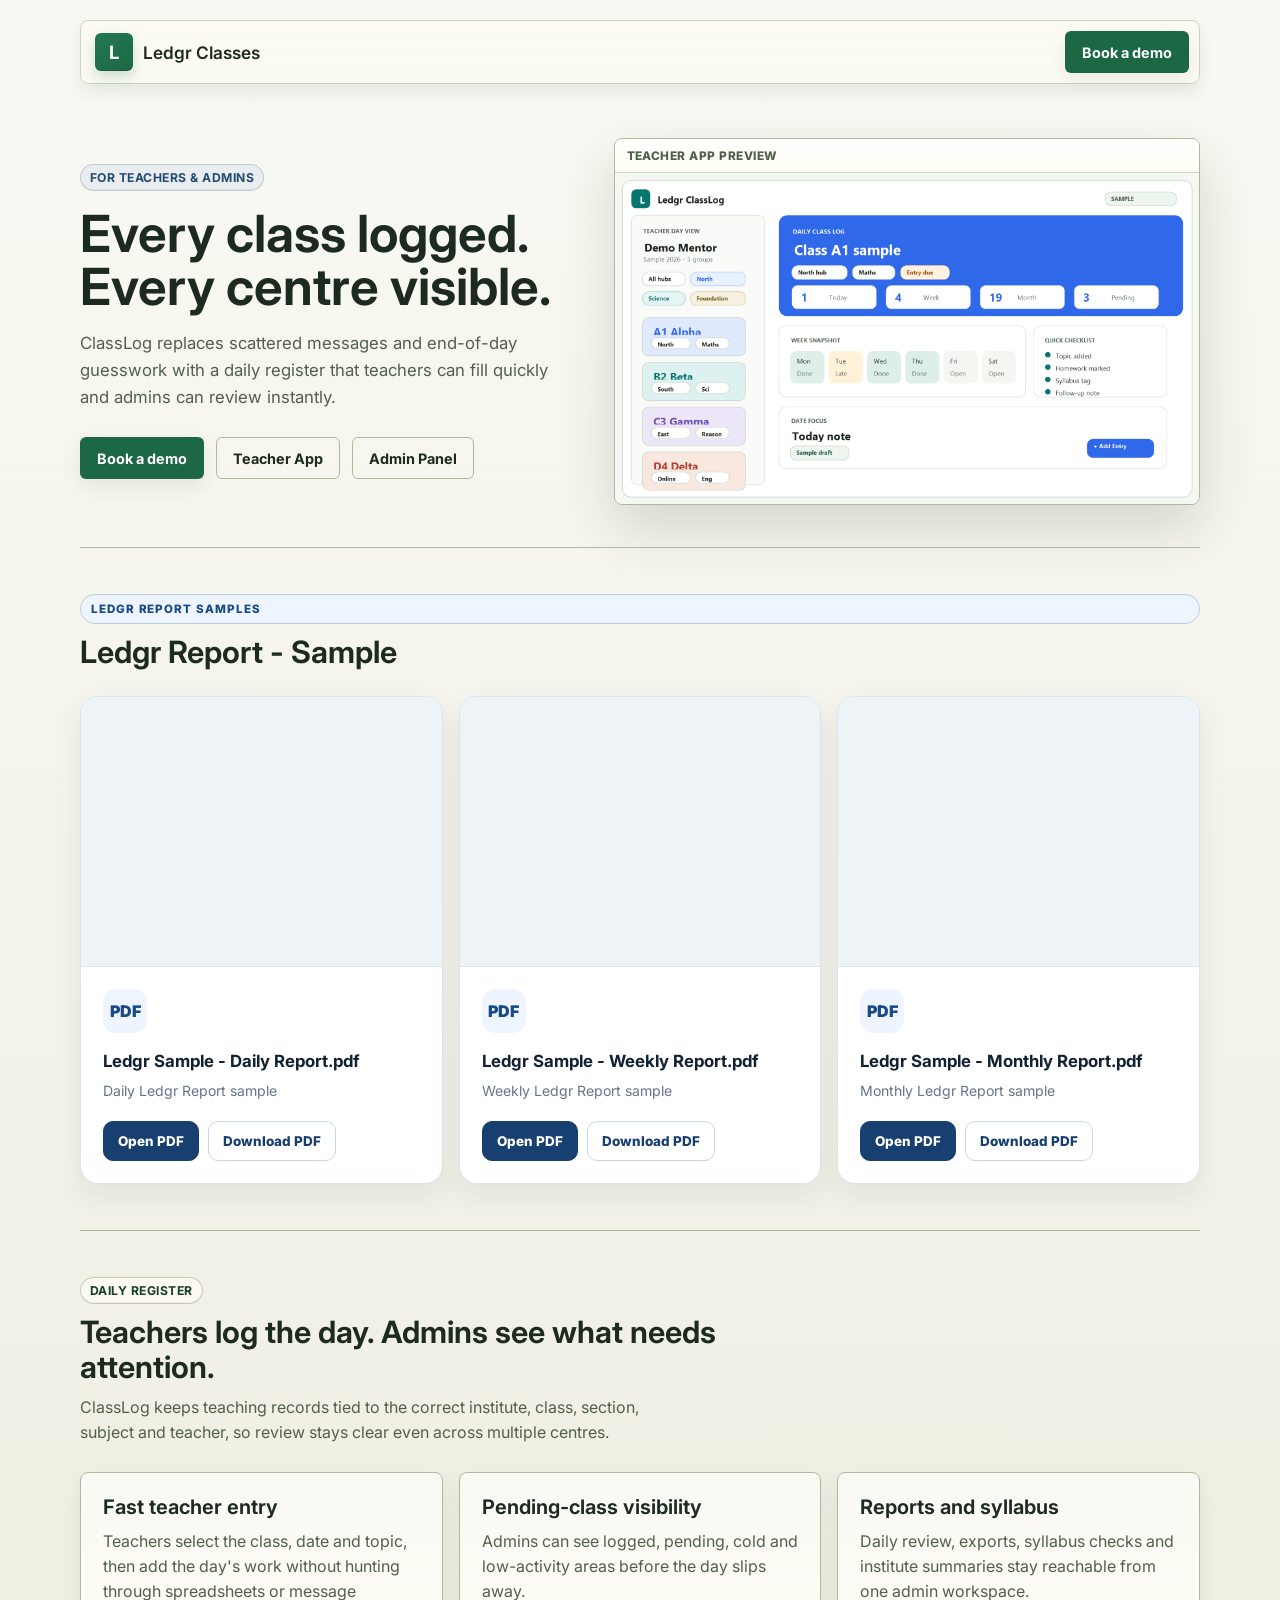
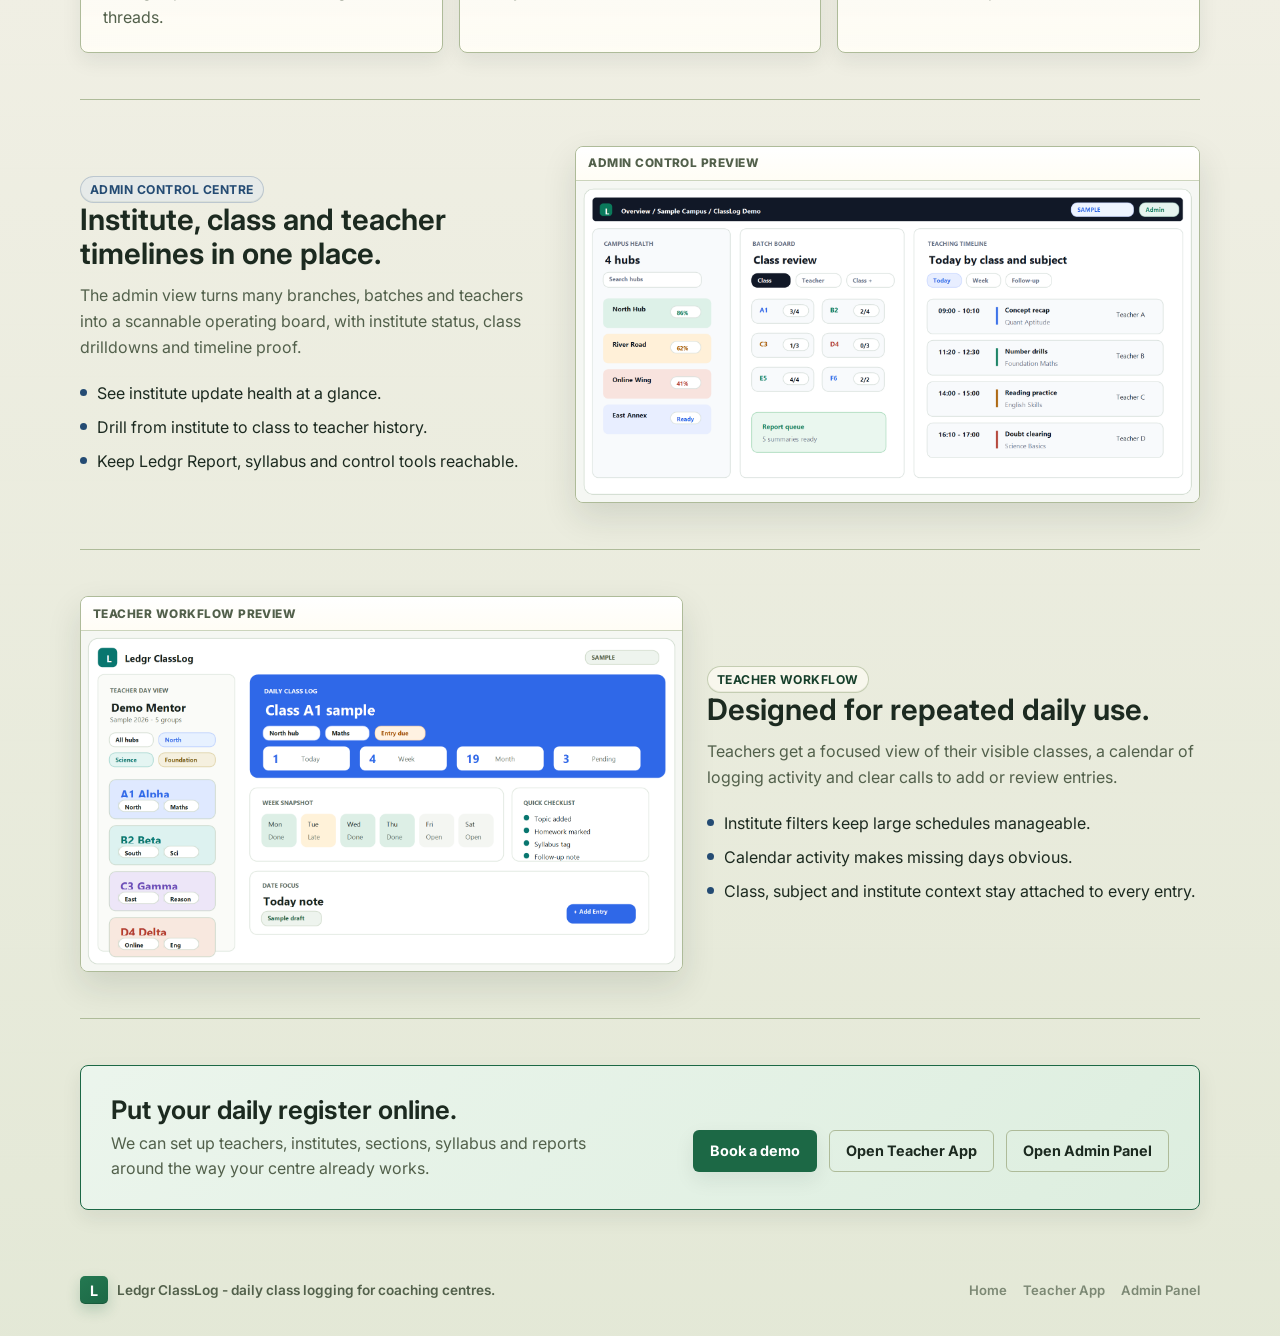
<file: classlog/index.html>
<!DOCTYPE html>
<html lang="en">
<head>
  <meta charset="UTF-8" />
  <meta name="viewport" content="width=device-width, initial-scale=1.0" />
  <title>ClassLog by Ledgr Classes | Daily class logging for coaching centres</title>
  <meta name="description" content="ClassLog gives teachers a fast daily register and gives coaching-centre admins live visibility into pending classes, teacher activity and review-ready reports." />
  <link rel="canonical" href="https://ledgrclasses.com/classlog/" />
  <link rel="preconnect" href="https://fonts.googleapis.com" />
  <link rel="preconnect" href="https://fonts.gstatic.com" crossorigin />
  <link href="https://fonts.googleapis.com/css2?family=Inter:wght@400;500;600;700;800&display=swap" rel="stylesheet" />
  <link rel="stylesheet" href="../assets/product-pages.css" />
  <link rel="stylesheet" href="../assets/sample-reports.css" />
</head>
<body class="product-page classlog">
  <main class="page">
    <div class="shell">
      <header class="topbar">
        <a class="brand" href="/" aria-label="Ledgr Classes home">
          <span class="brand-mark">L</span>
          <span class="brand-name">Ledgr Classes</span>
        </a>

        <nav class="nav" aria-label="Primary navigation">
          <button class="button button-primary open-demo" type="button">Book a demo</button>
        </nav>
      </header>

      <section class="hero" aria-labelledby="hero-title">
        <div>
          <span class="stamp-badge blue">For teachers &amp; admins</span>
          <h1 id="hero-title">Every class logged. Every centre visible.</h1>
          <p class="hero-copy">
            ClassLog replaces scattered messages and end-of-day guesswork with a daily register that teachers can fill quickly and admins can review instantly.
          </p>
          <div class="hero-actions">
            <button class="button button-primary open-demo" type="button">Book a demo</button>
            <a class="button button-outline" href="https://teacher.ledgrclasses.com/">Teacher App</a>
            <a class="button button-outline" href="https://admin.ledgrclasses.com/">Admin Panel</a>
          </div>
        </div>

        <div class="hero-visual" data-frame-label="Teacher app preview">
          <img src="../assets/classlog-teacher-dashboard.png" alt="Sample ClassLog teacher workspace showing a demo class log board, filters and add-entry action" />
        </div>
      </section>

      <section class="section sample-reports-section" aria-labelledby="sample-reports-title">
        <div class="section-head">
          <span class="sample-eyebrow">Ledgr Report samples</span>
          <h2 id="sample-reports-title">Ledgr Report - Sample</h2>
        </div>
        <div class="sample-report-status" data-sample-report-status role="status">Loading sample reports…</div>
        <div class="sample-report-grid" data-sample-report-list></div>
      </section>

      <section class="section" aria-labelledby="classlog-work-title">
        <div class="section-head">
          <span class="stamp-badge">Daily register</span>
          <h2 id="classlog-work-title">Teachers log the day. Admins see what needs attention.</h2>
          <p>ClassLog keeps teaching records tied to the correct institute, class, section, subject and teacher, so review stays clear even across multiple centres.</p>
        </div>
        <div class="feature-grid">
          <article class="feature-card">
            <h3>Fast teacher entry</h3>
            <p>Teachers select the class, date and topic, then add the day&apos;s work without hunting through spreadsheets or message threads.</p>
          </article>
          <article class="feature-card">
            <h3>Pending-class visibility</h3>
            <p>Admins can see logged, pending, cold and low-activity areas before the day slips away.</p>
          </article>
          <article class="feature-card">
            <h3>Reports and syllabus</h3>
            <p>Daily review, exports, syllabus checks and institute summaries stay reachable from one admin workspace.</p>
          </article>
        </div>
      </section>

      <section class="section visual-row reverse" aria-labelledby="admin-proof-title">
        <div class="visual-copy">
          <span class="stamp-badge blue">Admin control centre</span>
          <h2 id="admin-proof-title">Institute, class and teacher timelines in one place.</h2>
          <p>
            The admin view turns many branches, batches and teachers into a scannable operating board, with institute status, class drilldowns and timeline proof.
          </p>
          <ul class="proof-list">
            <li>See institute update health at a glance.</li>
            <li>Drill from institute to class to teacher history.</li>
            <li>Keep Ledgr Report, syllabus and control tools reachable.</li>
          </ul>
        </div>
        <div class="image-frame" data-frame-label="Admin control preview">
          <img src="../assets/classlog-admin-dashboard.png" alt="Sample ClassLog admin workspace showing demo campus health, class review and teaching timeline panels" />
        </div>
      </section>

      <section class="section visual-row" aria-labelledby="teacher-proof-title">
        <div class="image-frame" data-frame-label="Teacher workflow preview">
          <img src="../assets/classlog-teacher-dashboard.png" alt="Sample ClassLog teacher dashboard with demo class activity and add-entry controls" />
        </div>
        <div class="visual-copy">
          <span class="stamp-badge">Teacher workflow</span>
          <h2 id="teacher-proof-title">Designed for repeated daily use.</h2>
          <p>
            Teachers get a focused view of their visible classes, a calendar of logging activity and clear calls to add or review entries.
          </p>
          <ul class="proof-list">
            <li>Institute filters keep large schedules manageable.</li>
            <li>Calendar activity makes missing days obvious.</li>
            <li>Class, subject and institute context stay attached to every entry.</li>
          </ul>
        </div>
      </section>

      <section class="section" aria-labelledby="classlog-cta-title">
        <div class="cta-band">
          <div>
            <h2 id="classlog-cta-title">Put your daily register online.</h2>
            <p>We can set up teachers, institutes, sections, syllabus and reports around the way your centre already works.</p>
          </div>
          <div class="cta-actions">
            <button class="button button-primary open-demo" type="button">Book a demo</button>
            <a class="button button-outline" href="https://teacher.ledgrclasses.com/">Open Teacher App</a>
            <a class="button button-outline" href="https://admin.ledgrclasses.com/">Open Admin Panel</a>
          </div>
        </div>
      </section>

      <footer class="footer">
        <div class="footer-brand">
          <span class="brand-mark" style="width:28px;height:28px;font-size:0.9rem;border-radius:5px;">L</span>
          <span>Ledgr ClassLog - daily class logging for coaching centres.</span>
        </div>
        <div class="footer-links">
          <a href="/">Home</a>
          <a href="https://teacher.ledgrclasses.com/">Teacher App</a>
          <a href="https://admin.ledgrclasses.com/">Admin Panel</a>
        </div>
      </footer>
    </div>
  </main>

  <div class="modal" id="demoModal" role="dialog" aria-modal="true" aria-labelledby="demoModalTitle" aria-hidden="true">
    <div class="modal-panel">
      <div class="modal-head">
        <div>
          <h2 id="demoModalTitle">Book a Ledgr demo</h2>
          <p>Tell us the basics. We&apos;ll respond with the right setup path for your institute.</p>
        </div>
        <button class="close-button" id="closeDemo" type="button" aria-label="Close demo form">&times;</button>
      </div>
      <form class="lead-form" id="contactForm" novalidate>
        <div class="field">
          <label for="name">Name</label>
          <input id="name" name="name" autocomplete="name" required />
        </div>
        <div class="field">
          <label for="phone">Phone</label>
          <input id="phone" name="phone" autocomplete="tel" required />
        </div>
        <div class="field">
          <label for="instituteName">Institute name</label>
          <input id="instituteName" name="instituteName" autocomplete="organization" required />
        </div>
        <div class="field">
          <label for="message">Message</label>
          <textarea id="message" name="message" placeholder="Optional: city, number of teachers, or your current class-reporting workflow."></textarea>
        </div>
        <div class="hidden-field" aria-hidden="true">
          <label for="website">Website</label>
          <input id="website" name="website" tabindex="-1" autocomplete="off" />
        </div>
        <div class="form-actions">
          <button class="button button-primary" id="submitButton" type="submit">Send request</button>
          <p class="form-status" id="formStatus" role="status" aria-live="polite"></p>
        </div>
      </form>
    </div>
  </div>

  <script type="module" src="../assets/sample-reports.js"></script>
  <script src="../assets/product-pages.js"></script>
</body>
</html>
</file>
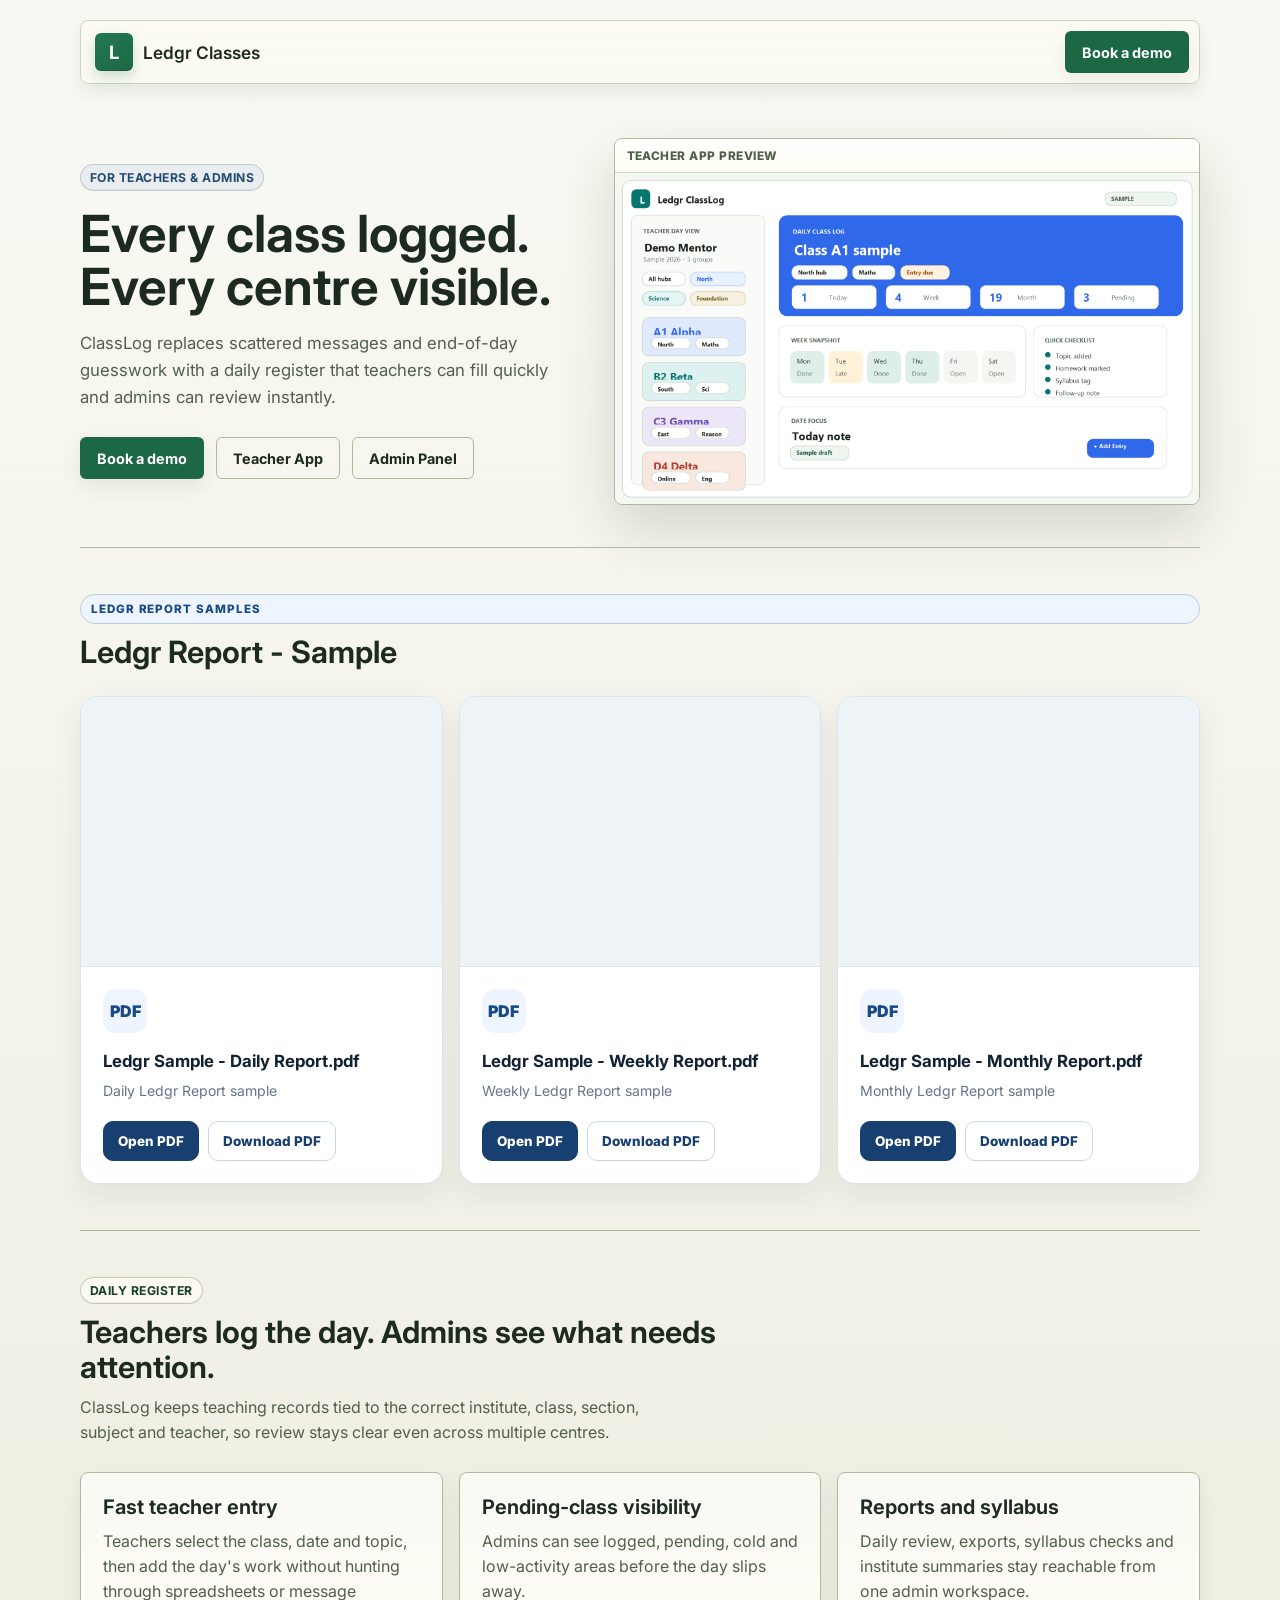
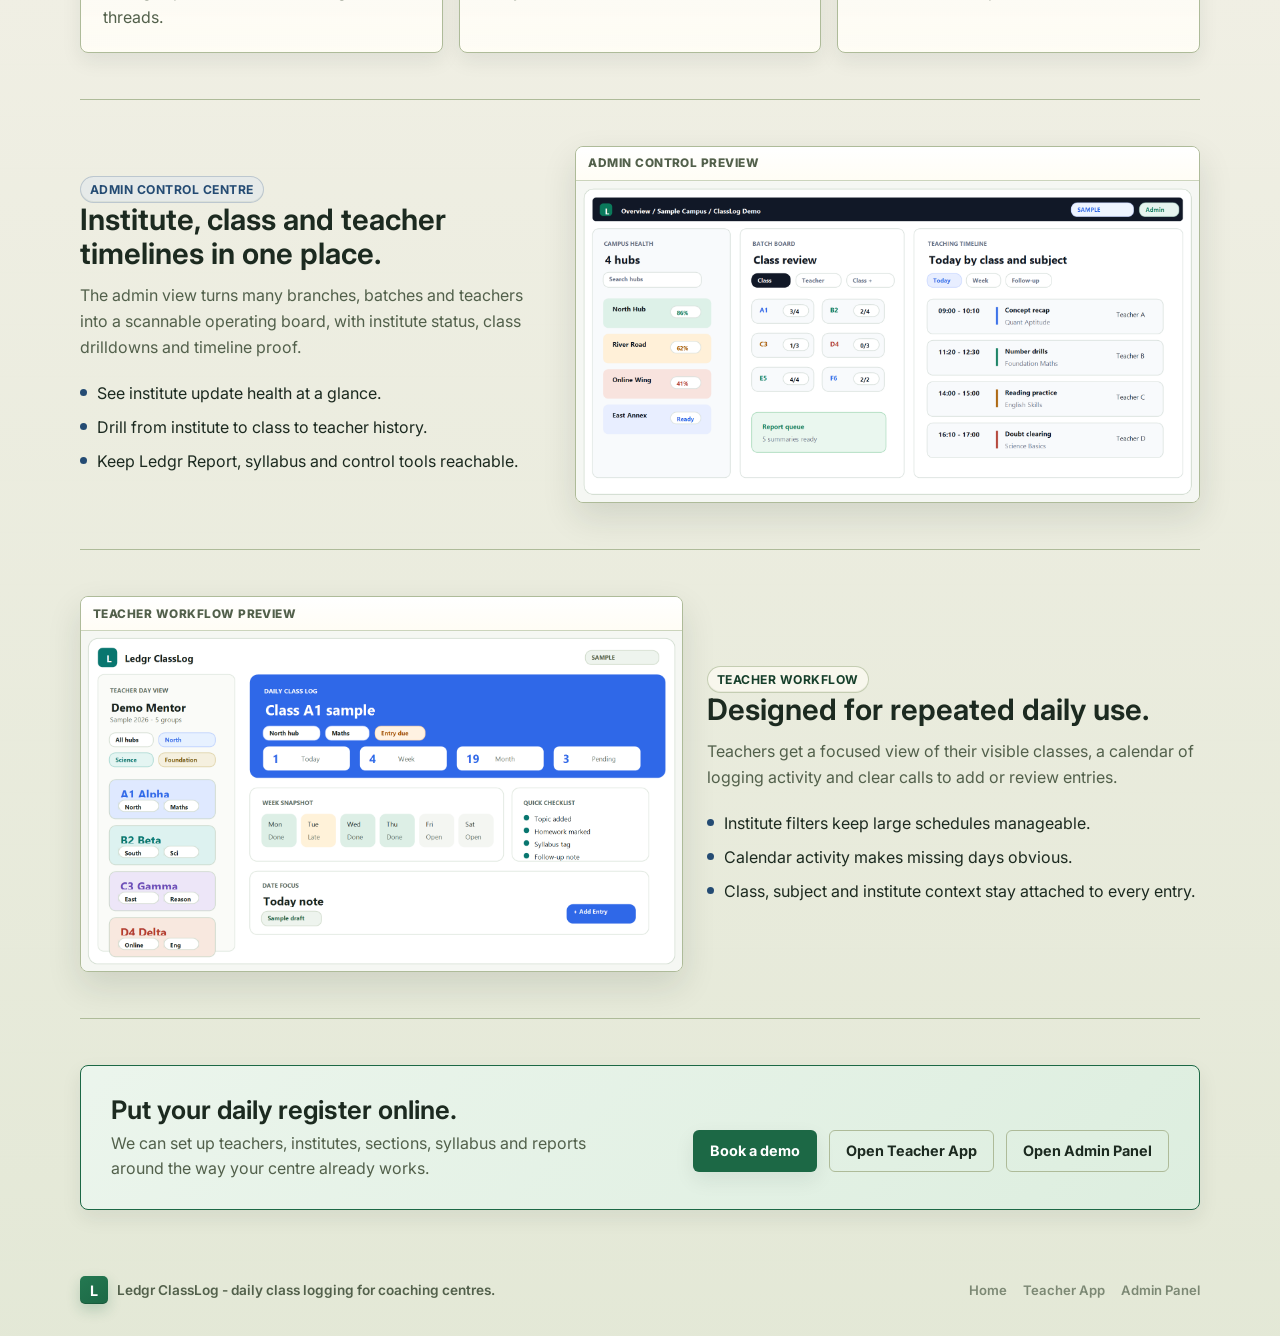
<file: mock-tests/index.html>
<!doctype html><html lang="en"><head><meta charset="utf-8"><meta name="robots" content="noindex"><link rel="canonical" href="https://ledgrclasses.com/classlog/"><meta http-equiv="refresh" content="0;url=/classlog/"><title>ClassLog by Ledgr Classes</title></head><body><p>This page has moved to <a href="/classlog/">ClassLog</a>.</p><script>location.replace('/classlog/');</script></body></html>
</file>
<file: assets/sample-reports.css>
.sample-reports-section { position: relative; }
.sample-eyebrow { display:inline-flex; padding:7px 10px; border:1px solid #b8cce6; border-radius:999px; color:#174a86; background:#eef5ff; font-size:.72rem; font-weight:800; letter-spacing:.08em; text-transform:uppercase; }
.sample-report-status { margin-top:18px; color:#65758b; font-size:.92rem; }
.sample-report-status:empty { display:none; }
.sample-report-grid { display:grid; grid-template-columns:repeat(auto-fit,minmax(250px,1fr)); gap:16px; margin-top:22px; }
.sample-report-card { display:flex; flex-direction:column; min-height:470px; overflow:hidden; border:1px solid #dbe3ed; border-radius:18px; background:#fff; box-shadow:0 12px 30px rgba(15,23,42,.07); }
.sample-report-preview { position:relative; width:100%; aspect-ratio:4/3; min-height:260px; overflow:hidden; border-bottom:1px solid #dbe3ed; background:#eef3f8; }
.sample-report-preview iframe { position:absolute; inset:0; width:100%; height:100%; border:0; background:#eef3f8; }
.sample-report-card-body { display:flex; flex:1; flex-direction:column; padding:22px; }
.sample-report-icon { width:44px; height:44px; display:grid; place-items:center; border-radius:13px; background:#eef5ff; color:#174a86; font-weight:900; }
.sample-report-card h3 { margin:18px 0 7px; font-size:1.05rem; line-height:1.3; color:#122033; }
.sample-report-card p { margin:0; color:#65758b; font-size:.88rem; line-height:1.5; }
.sample-report-actions { display:flex; gap:9px; margin-top:auto; padding-top:20px; flex-wrap:wrap; }
.sample-report-action { min-height:40px; display:inline-flex; align-items:center; justify-content:center; padding:0 14px; border:1px solid #c9d5e4; border-radius:10px; color:#163f70; background:#fff; font-weight:800; font-size:.84rem; text-decoration:none; }
.sample-report-action.primary { color:#fff; background:#173f70; border-color:#173f70; }
@media(max-width:720px){.sample-report-grid{grid-template-columns:1fr}.sample-report-card{min-height:460px}.sample-report-preview{min-height:300px}}
</file>
<file: assets/product-pages.css>
*,
*::before,
*::after {
  box-sizing: border-box;
}

:root {
  --paper: #f0efe4;
  --paper-deep: #e3e8d6;
  --surface: #fffdf5;
  --white: #ffffff;
  --ink: #1c2a20;
  --ink-soft: #52604b;
  --ink-faint: #7c8874;
  --rule: #cbd4bc;
  --rule-strong: #aebb99;
  --stamp: #1c6845;
  --stamp-dark: #163f2b;
  --stamp-soft: #ddeedf;
  --pen-blue: #244b73;
  --pen-blue-soft: #e1e7ee;
  --pen-red: #b23e31;
  --pen-red-soft: #f3e1dc;
  --shadow-sm: 0 8px 20px rgba(28, 42, 32, 0.08);
  --shadow-md: 0 14px 34px rgba(28, 42, 32, 0.12);
  --shadow-lg: 0 22px 55px rgba(28, 42, 32, 0.16);
  --font-display: "Inter", system-ui, -apple-system, "Segoe UI", sans-serif;
  --font-sans: "Inter", system-ui, -apple-system, "Segoe UI", sans-serif;
  --font-mono: "Inter", system-ui, -apple-system, "Segoe UI", sans-serif;
}

html {
  scroll-behavior: smooth;
}

body {
  min-height: 100vh;
  margin: 0;
  background-color: var(--paper);
  background-image:
    linear-gradient(180deg, rgba(249, 250, 244, 0.94) 0%, rgba(240, 239, 228, 0.94) 54%, rgba(227, 232, 214, 0.96) 100%),
    repeating-linear-gradient(to bottom, rgba(174, 187, 153, 0.14) 0, rgba(174, 187, 153, 0.14) 1px, transparent 1px, transparent 52px);
  color: var(--ink);
  font-family: var(--font-sans);
  overflow-x: hidden;
}

button,
input,
textarea {
  font: inherit;
}

button {
  cursor: pointer;
}

a {
  color: inherit;
  text-decoration: none;
}

img {
  display: block;
  max-width: 100%;
}

:focus-visible {
  outline: 2px solid var(--stamp);
  outline-offset: 2px;
}

@media (prefers-reduced-motion: reduce) {
  html {
    scroll-behavior: auto;
  }

  *,
  *::before,
  *::after {
    animation-duration: 0.001ms !important;
    transition-duration: 0.001ms !important;
  }
}

.page {
  min-height: 100vh;
  padding: 20px 20px 32px;
}

.shell {
  width: min(1120px, 100%);
  margin: 0 auto;
}

.topbar {
  min-height: 64px;
  position: sticky;
  top: 14px;
  z-index: 40;
  display: flex;
  align-items: center;
  justify-content: space-between;
  gap: 14px;
  padding: 9px 10px 9px 14px;
  border: 1px solid var(--rule);
  border-radius: 8px;
  background: rgba(252, 251, 244, 0.92);
  box-shadow: var(--shadow-sm);
  backdrop-filter: blur(14px);
}

.brand {
  display: inline-flex;
  align-items: center;
  gap: 10px;
  min-width: 0;
}

.brand-mark {
  width: 38px;
  height: 38px;
  flex: 0 0 auto;
  display: grid;
  place-items: center;
  border-radius: 6px;
  background: linear-gradient(145deg, #247851, var(--stamp));
  color: var(--white);
  font-family: var(--font-display);
  font-size: 1.15rem;
  font-weight: 700;
  box-shadow: inset 0 -1px 0 rgba(0, 0, 0, 0.16), 0 6px 14px rgba(28, 104, 69, 0.22);
}

.brand-name {
  font-family: var(--font-display);
  font-size: 1.08rem;
  font-weight: 600;
  white-space: nowrap;
}

.nav {
  display: flex;
  align-items: center;
  gap: 6px;
}

.button {
  min-height: 42px;
  display: inline-flex;
  align-items: center;
  justify-content: center;
  gap: 8px;
  border: 1.5px solid transparent;
  border-radius: 6px;
  padding: 0 16px;
  font-size: 0.9rem;
  font-weight: 700;
  cursor: pointer;
  transition: background 0.18s ease, border-color 0.18s ease, color 0.18s ease, box-shadow 0.18s ease, transform 0.18s ease;
}

.button:hover {
  transform: translateY(-1px);
}

.button-primary {
  background: var(--stamp);
  color: var(--white);
  box-shadow: var(--shadow-sm);
}

.button-primary:hover {
  background: var(--stamp-dark);
  box-shadow: 0 10px 24px rgba(28, 104, 69, 0.22);
}

.button-outline {
  border-color: var(--rule-strong);
  background: transparent;
  color: var(--ink);
}

.button-outline:hover {
  border-color: var(--ink-soft);
  background: var(--surface);
  box-shadow: var(--shadow-sm);
}

.button-red {
  background: var(--pen-red);
  color: var(--white);
}

.button-red:hover {
  background: #872d24;
  box-shadow: 0 10px 24px rgba(178, 62, 49, 0.2);
}

.stamp-badge {
  display: inline-flex;
  align-items: center;
  width: fit-content;
  gap: 7px;
  padding: 5px 9px;
  border: 1px solid rgba(174, 187, 153, 0.7);
  border-radius: 999px;
  background: rgba(255, 253, 245, 0.68);
  color: var(--stamp-dark);
  box-shadow: inset 0 -1px 0 rgba(174, 187, 153, 0.2);
  font-family: var(--font-sans);
  font-size: 0.76rem;
  font-weight: 700;
  letter-spacing: 0.04em;
  text-transform: uppercase;
  transform: none;
}

.stamp-badge.blue {
  border-color: rgba(36, 75, 115, 0.22);
  background: rgba(225, 231, 238, 0.62);
  color: var(--pen-blue);
}

.stamp-badge.red {
  border-color: rgba(178, 62, 49, 0.22);
  background: rgba(243, 225, 220, 0.66);
  color: var(--pen-red);
}

.hero {
  display: grid;
  grid-template-columns: minmax(0, 0.92fr) minmax(340px, 1.08fr);
  gap: 34px;
  align-items: center;
  padding: 54px 0 42px;
}

.hero h1,
.section-head h2,
.feature-card h3,
.visual-copy h2,
.cta-band h2,
.modal-head h2 {
  margin: 0;
  color: var(--ink);
  font-family: var(--font-display);
  letter-spacing: 0;
}

.hero h1 {
  max-width: 620px;
  margin-top: 16px;
  font-size: clamp(2.25rem, 4vw, 3.8rem);
  line-height: 1.04;
  font-weight: 650;
}

.hero-copy {
  max-width: 560px;
  margin: 16px 0 0;
  color: var(--ink-soft);
  font-size: 1.05rem;
  line-height: 1.62;
}

.hero-actions,
.cta-actions {
  display: flex;
  flex-wrap: wrap;
  gap: 12px;
  margin-top: 26px;
}

.hero-visual {
  min-width: 0;
  border: 1px solid var(--rule-strong);
  border-radius: 8px;
  background: linear-gradient(180deg, rgba(255, 255, 255, 0.72), rgba(255, 253, 245, 0.96));
  box-shadow: var(--shadow-lg);
  padding: 0;
  overflow: hidden;
  transition: border-color 0.18s ease, box-shadow 0.18s ease, transform 0.18s ease;
}

.hero-visual:hover,
.image-frame:hover {
  border-color: var(--rule-strong);
  box-shadow: var(--shadow-lg);
  transform: translateY(-2px);
}

.hero-visual::before,
.image-frame::before {
  content: attr(data-frame-label);
  display: flex;
  align-items: center;
  min-height: 34px;
  border-bottom: 1px solid var(--rule);
  padding: 0 12px;
  background: linear-gradient(180deg, #ffffff, var(--surface));
  color: var(--ink-soft);
  font-size: 0.74rem;
  font-weight: 800;
  letter-spacing: 0.04em;
  text-transform: uppercase;
}

.hero-visual img {
  width: 100%;
  border-radius: 0 0 6px 6px;
}

.section {
  padding: 46px 0;
  border-top: 1px solid var(--rule-strong);
}

.section-head {
  display: grid;
  gap: 10px;
  margin-bottom: 26px;
}

.section-head h2 {
  max-width: 660px;
  font-size: clamp(1.6rem, 2.4vw, 2.2rem);
  line-height: 1.15;
  font-weight: 650;
}

.section-head p {
  max-width: 560px;
  margin: 0;
  color: var(--ink-soft);
  line-height: 1.6;
}

.feature-grid {
  display: grid;
  grid-template-columns: repeat(3, minmax(0, 1fr));
  gap: 16px;
}

.feature-card {
  border: 1px solid var(--rule-strong);
  border-radius: 8px;
  background: linear-gradient(180deg, rgba(255, 255, 255, 0.62), rgba(255, 253, 245, 0.98));
  box-shadow: var(--shadow-sm);
  padding: 22px;
  transition: border-color 0.18s ease, box-shadow 0.18s ease, transform 0.18s ease;
}

.feature-card:hover {
  border-color: var(--rule-strong);
  box-shadow: var(--shadow-md);
  transform: translateY(-2px);
}

.feature-card h3 {
  font-size: 1.25rem;
  font-weight: 650;
}

.feature-card p {
  margin: 10px 0 0;
  color: var(--ink-soft);
  line-height: 1.58;
}

.visual-row {
  display: grid;
  grid-template-columns: minmax(0, 1.1fr) minmax(280px, 0.9fr);
  gap: 24px;
  align-items: center;
}

.visual-row.reverse {
  grid-template-columns: minmax(280px, 0.86fr) minmax(0, 1.14fr);
}

.image-frame {
  min-width: 0;
  border: 1px solid var(--rule-strong);
  border-radius: 8px;
  background: linear-gradient(180deg, rgba(255, 255, 255, 0.72), rgba(255, 253, 245, 0.96));
  box-shadow: var(--shadow-md);
  padding: 0;
  overflow: hidden;
  transition: border-color 0.18s ease, box-shadow 0.18s ease, transform 0.18s ease;
}

.image-frame img {
  width: 100%;
  border-radius: 0 0 6px 6px;
}

.visual-copy h2 {
  font-size: clamp(1.5rem, 2.3vw, 2.1rem);
  line-height: 1.15;
  font-weight: 650;
}

.visual-copy p {
  margin: 12px 0 0;
  color: var(--ink-soft);
  line-height: 1.62;
}

.proof-list {
  display: grid;
  gap: 10px;
  margin: 20px 0 0;
  padding: 0;
}

.proof-list li {
  display: flex;
  gap: 10px;
  color: var(--ink);
  line-height: 1.5;
  list-style: none;
}

.proof-list li::before {
  content: "";
  width: 7px;
  height: 7px;
  flex: 0 0 auto;
  margin-top: 8px;
  border-radius: 50%;
  background: var(--pen-blue);
  transform: none;
}

.gateway-grid {
  display: grid;
  grid-template-columns: repeat(3, minmax(0, 1fr));
  gap: 16px;
}

.gateway-card {
  display: grid;
  gap: 10px;
  border: 1px solid var(--rule-strong);
  border-radius: 8px;
  background: linear-gradient(180deg, rgba(255, 255, 255, 0.62), rgba(255, 253, 245, 0.98));
  box-shadow: var(--shadow-sm);
  padding: 22px;
  transition: border-color 0.18s ease, box-shadow 0.18s ease, transform 0.18s ease;
}

.gateway-card:hover {
  box-shadow: var(--shadow-md);
  transform: translateY(-2px);
}

.gateway-card span {
  color: var(--ink-faint);
  font-family: var(--font-mono);
  font-size: 0.7rem;
  font-weight: 700;
  letter-spacing: 0.06em;
  text-transform: uppercase;
}

.gateway-card strong {
  font-family: var(--font-display);
  font-size: 1.25rem;
  line-height: 1.2;
}

.gateway-card p {
  margin: 0;
  color: var(--ink-soft);
  line-height: 1.55;
}

.gateway-card a {
  width: fit-content;
  color: var(--stamp);
  font-weight: 800;
}

.step-grid {
  display: grid;
  gap: 14px;
  counter-reset: mock-step;
}

.step-card {
  counter-increment: mock-step;
  display: grid;
  grid-template-columns: 104px minmax(0, 1fr) auto;
  gap: 18px;
  align-items: center;
  border: 1px solid var(--rule-strong);
  border-radius: 8px;
  background: linear-gradient(180deg, rgba(255, 255, 255, 0.62), rgba(255, 253, 245, 0.98));
  box-shadow: var(--shadow-sm);
  padding: 18px;
  transition: border-color 0.18s ease, box-shadow 0.18s ease, transform 0.18s ease;
}

.step-card:hover {
  border-color: rgba(178, 62, 49, 0.34);
  box-shadow: var(--shadow-md);
  transform: translateY(-2px);
}

.step-number {
  display: grid;
  gap: 4px;
  color: var(--pen-red);
  font-family: var(--font-mono);
  font-size: 0.68rem;
  font-weight: 700;
  letter-spacing: 0.08em;
  text-transform: uppercase;
}

.step-number::after {
  content: counter(mock-step, decimal-leading-zero);
  color: var(--ink);
  font-family: var(--font-display);
  font-size: 2.15rem;
  font-weight: 700;
  letter-spacing: 0;
  line-height: 1;
}

.step-card h3 {
  margin: 0;
  color: var(--ink);
  font-family: var(--font-display);
  font-size: 1.25rem;
  font-weight: 650;
  letter-spacing: 0;
}

.step-card p {
  margin: 6px 0 0;
  color: var(--ink-soft);
  line-height: 1.55;
}

.step-card a {
  color: var(--pen-red);
  font-weight: 800;
  white-space: nowrap;
}

.step-card .button {
  width: fit-content;
  white-space: nowrap;
}

.cta-band {
  display: flex;
  align-items: center;
  justify-content: space-between;
  flex-wrap: wrap;
  gap: 20px;
  border: 1px solid var(--stamp);
  border-radius: 8px;
  background:
    linear-gradient(135deg, rgba(255, 255, 255, 0.42), rgba(221, 238, 223, 0.82)),
    var(--stamp-soft);
  box-shadow: var(--shadow-sm);
  padding: 28px 30px;
}

.cta-band h2 {
  font-size: clamp(1.3rem, 2vw, 1.75rem);
  font-weight: 650;
}

.cta-band p {
  max-width: 500px;
  margin: 6px 0 0;
  color: var(--ink-soft);
  line-height: 1.55;
}

.footer {
  display: flex;
  align-items: center;
  justify-content: space-between;
  flex-wrap: wrap;
  gap: 10px;
  padding-top: 20px;
}

.footer-brand {
  display: flex;
  align-items: center;
  gap: 9px;
  color: var(--ink-soft);
  font-size: 0.85rem;
  font-weight: 600;
}

.footer-links {
  display: flex;
  gap: 16px;
}

.footer-links a {
  color: var(--ink-faint);
  font-size: 0.82rem;
  font-weight: 600;
}

.footer-links a:hover {
  color: var(--ink);
}

.modal {
  position: fixed;
  inset: 0;
  z-index: 100;
  display: none;
  align-items: center;
  justify-content: center;
  padding: 20px;
  background: rgba(28, 42, 32, 0.4);
  backdrop-filter: blur(6px);
}

.modal.open {
  display: flex;
}

.modal-panel {
  width: min(440px, 100%);
  max-height: calc(100vh - 40px);
  border: 1px solid var(--rule-strong);
  border-radius: 10px;
  background: var(--white);
  box-shadow: var(--shadow-lg);
  overflow: auto;
}

.modal-head {
  display: flex;
  align-items: flex-start;
  justify-content: space-between;
  gap: 16px;
  padding: 22px 22px 14px;
  border-bottom: 1px solid var(--rule-strong);
}

.modal-head h2 {
  font-size: 1.3rem;
  font-weight: 650;
}

.modal-head p {
  margin: 6px 0 0;
  color: var(--ink-soft);
  font-size: 0.88rem;
  line-height: 1.5;
}

.close-button {
  width: 34px;
  height: 34px;
  flex: 0 0 auto;
  border: 1px solid var(--rule-strong);
  border-radius: 6px;
  background: var(--surface);
  color: var(--ink-soft);
  font-size: 1.3rem;
  line-height: 1;
}

.lead-form {
  display: grid;
  gap: 14px;
  padding: 20px 22px 22px;
}

.field {
  display: grid;
  gap: 6px;
}

.field label {
  color: var(--ink-soft);
  font-family: var(--font-mono);
  font-size: 0.7rem;
  font-weight: 600;
  letter-spacing: 0.05em;
  text-transform: uppercase;
}

.field input,
.field textarea {
  width: 100%;
  min-height: 44px;
  border: 1.5px solid var(--rule-strong);
  border-radius: 6px;
  background: var(--white);
  color: var(--ink);
  padding: 0 12px;
}

.field textarea {
  min-height: 90px;
  padding-top: 10px;
  line-height: 1.5;
  resize: vertical;
}

.field input:focus,
.field textarea:focus {
  border-color: var(--stamp);
  box-shadow: 0 0 0 3px rgba(31, 92, 63, 0.14);
  outline: none;
}

.hidden-field {
  position: absolute;
  width: 1px;
  height: 1px;
  margin: -1px;
  padding: 0;
  border: 0;
  clip: rect(0 0 0 0);
  clip-path: inset(50%);
  overflow: hidden;
  white-space: nowrap;
}

.form-actions {
  display: grid;
  gap: 10px;
  margin-top: 2px;
}

.form-status {
  min-height: 18px;
  color: var(--ink-faint);
  font-size: 0.82rem;
  font-weight: 600;
}

.form-status.success {
  color: var(--stamp);
}

.form-status.error {
  color: var(--pen-red);
}

body.modal-open {
  overflow: hidden;
}

@media (max-width: 1000px) {
  .hero,
  .visual-row,
  .visual-row.reverse {
    grid-template-columns: 1fr;
  }

  .feature-grid,
  .gateway-grid,
  .step-card {
    grid-template-columns: 1fr;
  }

  .step-card a,
  .step-card .button {
    width: fit-content;
  }
}

@media (max-width: 720px) {
  .page {
    padding: 14px 14px 26px;
  }

  .topbar {
    top: 8px;
    max-width: calc(100vw - 28px);
    padding: 8px;
  }

  .brand-name {
    font-size: 0.98rem;
  }

  .topbar .button-primary {
    min-height: 38px;
    padding: 0 12px;
  }

  .hero {
    gap: 24px;
    padding: 34px 0 26px;
  }

  .hero h1 {
    max-width: 100%;
    font-size: clamp(1.85rem, 8.4vw, 2.25rem);
    line-height: 1.08;
    overflow-wrap: break-word;
  }

  .hero > *,
  .visual-row > *,
  .section-head,
  .hero-visual,
  .image-frame,
  .cta-band,
  .footer {
    max-width: calc(100vw - 28px);
  }

  .hero-copy {
    max-width: 100%;
  }

  .hero-actions .button,
  .cta-actions .button {
    width: 100%;
  }

  .section {
    padding: 34px 0;
  }

  .cta-band {
    flex-direction: column;
    align-items: flex-start;
  }

  .cta-band .button {
    width: 100%;
  }

  .footer {
    flex-direction: column;
    align-items: flex-start;
  }
}
</file>
